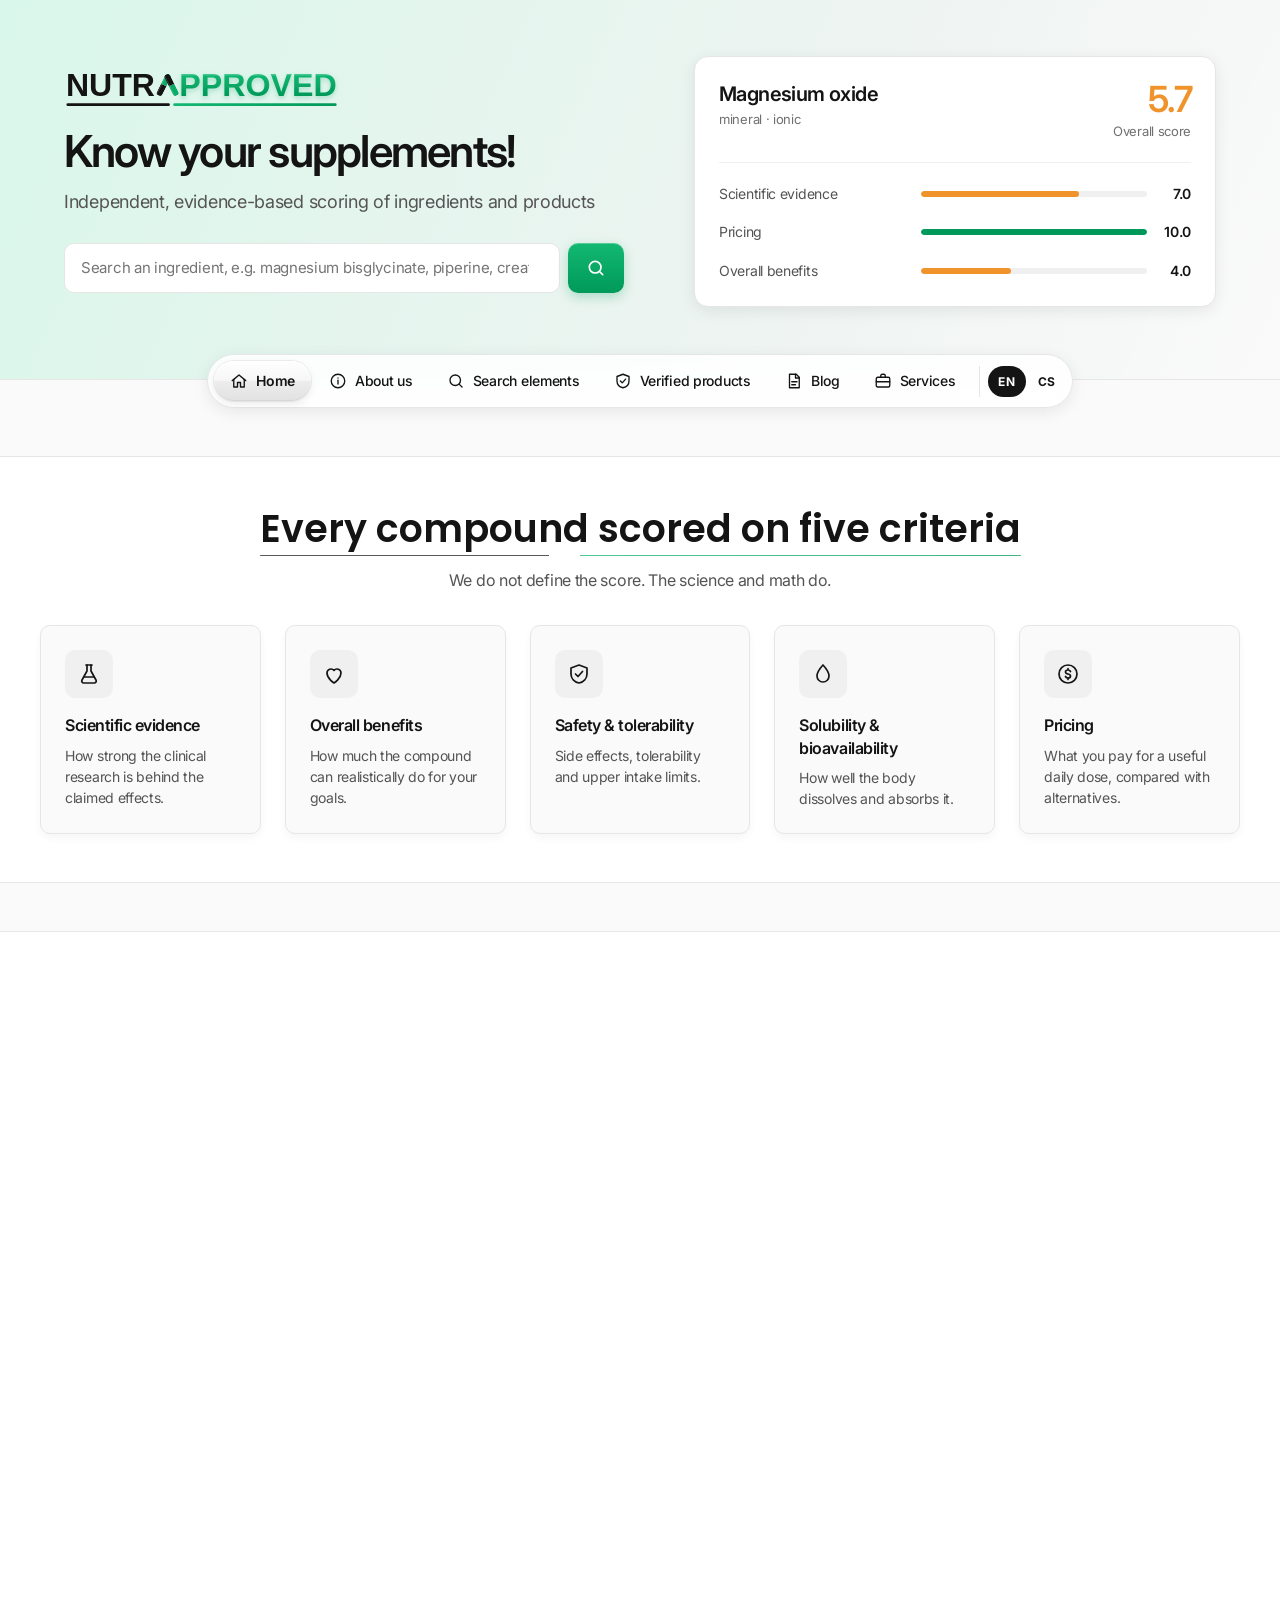
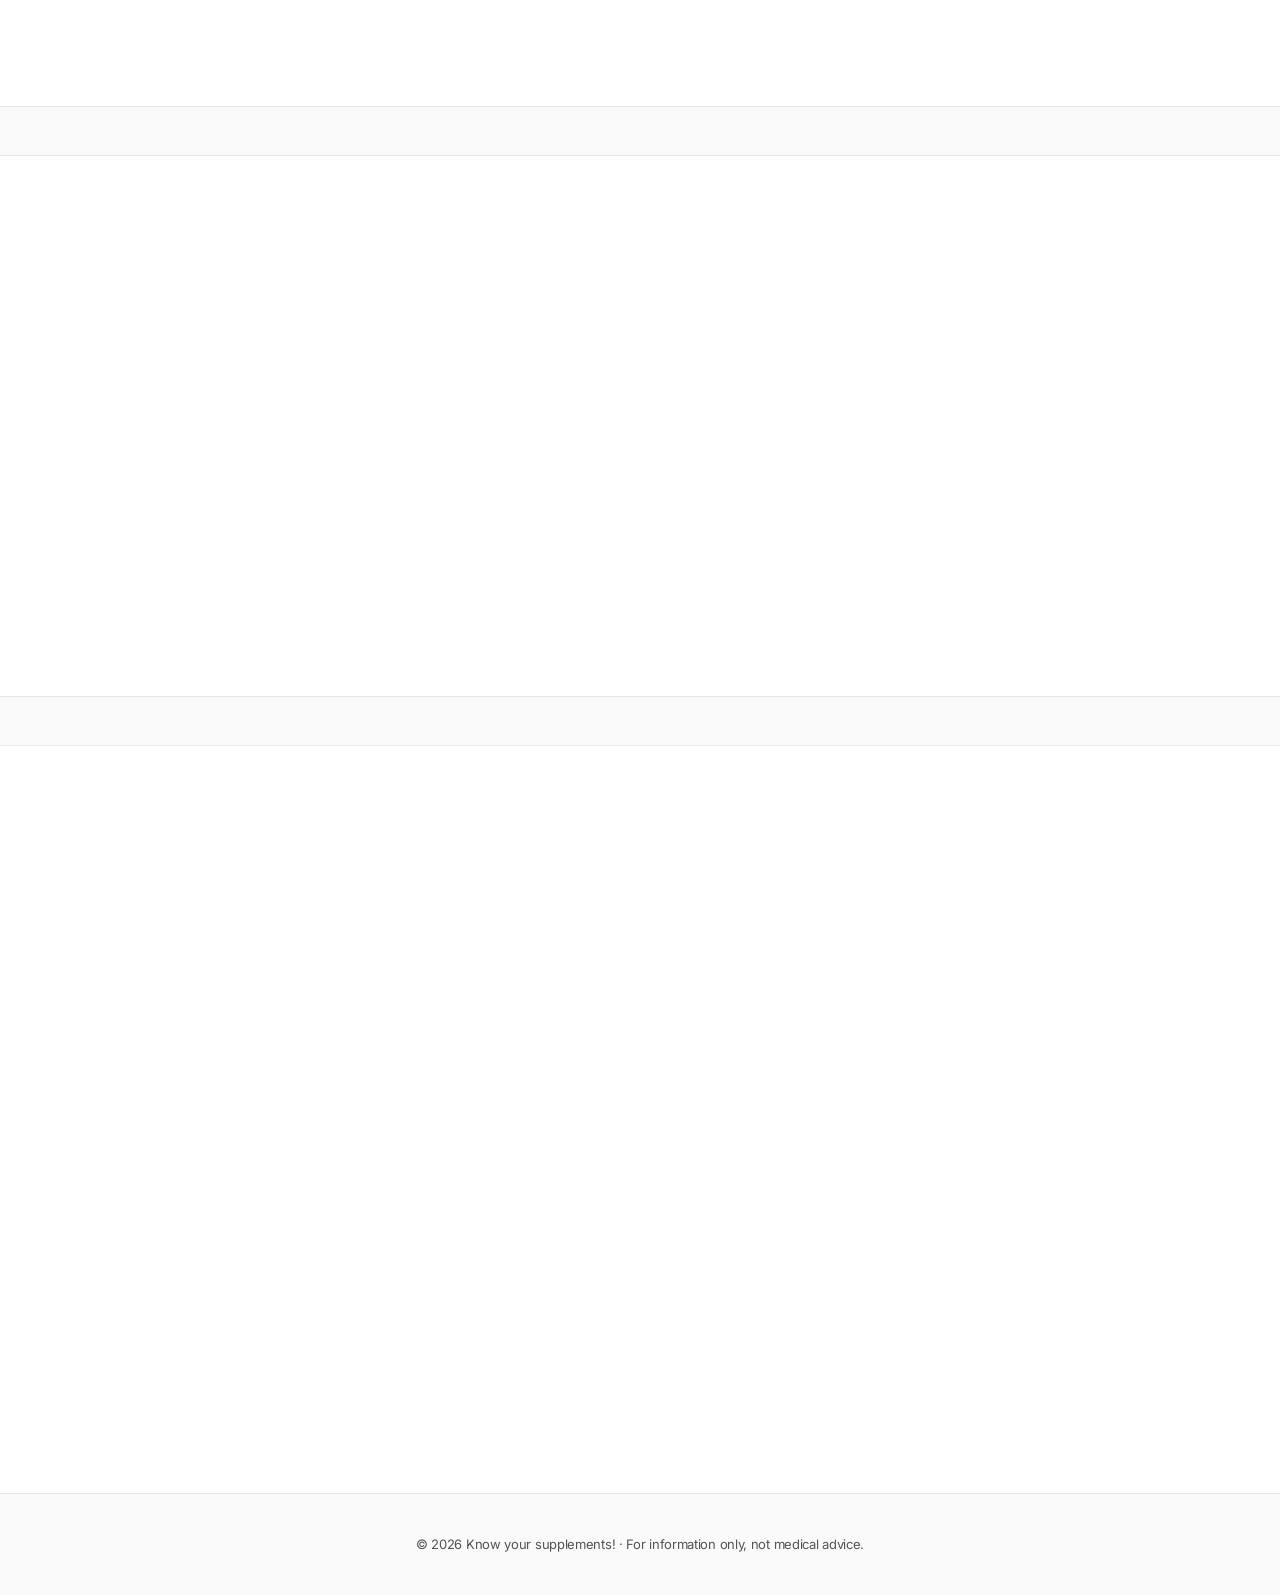
<file: index.html>
<!doctype html>
<html lang="en">
<head>
<meta charset="utf-8">
<meta name="viewport" content="width=device-width, initial-scale=1">
<title data-i18n="meta.title.home">Know your supplements!</title>
<script src="i18n.js"></script>
<script src="site.js" defer></script>
<script type="module" src="suggest.js"></script>
<script type="module" src="featured.js"></script>
<link rel="stylesheet" href="site.css">
<style>
  main { max-width: 1200px; margin: 48px auto 0; padding: 0 24px; }
  .layout { display: block; }
  #blog { scroll-margin-top: 80px; }
  #blog .card { background: var(--bg); box-shadow: none; }
  .posts { display: grid; grid-template-columns: 1fr 1fr; gap: 24px 48px; }
  .posts .post { padding: 0; border: 0; }
  .card {
    background: var(--card); border: 1px solid var(--border);
    border-radius: var(--radius); padding: 24px; box-shadow: var(--shadow-sm);
  }
  .card > h2 {
    margin: 0 0 16px; font-size: 18px; font-weight: 600; line-height: 1.5; color: var(--text);
    display: flex; justify-content: space-between; align-items: baseline;
  }
  .card > h2 a { font-size: 13px; font-weight: 500; letter-spacing: -0.02em; color: var(--muted); }
  .card > h2 a:hover { color: var(--text); text-decoration: underline; }

  /* Hero: text + search left, framed score card right */
  .home-hero { background: linear-gradient(114deg, rgba(30,229,146,.15), rgba(0,128,74,.05) 60%, rgba(250,250,250,0)); border-bottom: 1px solid var(--border); padding: 56px max(24px, calc((100% - 1200px) / 2 + 24px)) 72px; display: grid; grid-template-columns: 1.1fr 1fr; gap: 56px; align-items: stretch; }
  .brand-mark { display: block; height: 40px; width: auto; margin: 0 0 16px -2px; }
  .home-hero .intro { display: flex; flex-direction: column; justify-content: center; gap: 28px; }
  .home-hero .intro > div > :last-child { margin-bottom: 0; }
    .home-hero h1 { margin: 0 0 12px; font-size: 44px; line-height: 1.15; font-weight: 600; letter-spacing: -0.04em; }
  .home-hero .lead { margin: 0; font-size: 18px; line-height: 1.5; color: var(--muted); max-width: 30em; }
  .home-hero .search { margin: 0; max-width: 560px; }
  .mock { background: var(--card); border: 1px solid var(--border); border-radius: 14px; box-shadow: var(--shadow-md); padding: 24px; }
  .mock { display: block; min-height: 230px; color: inherit; transition: box-shadow .2s ease; }
  .mock { position: relative; transition: box-shadow .3s ease, transform .35s cubic-bezier(.2,.8,.2,1); }
  .mock:hover { box-shadow: 0 12px 32px rgba(0,0,0,.12); transform: scale(1.03); z-index: 2; }
  /* Hover hint: a tilted green label that overlaps the top edge of the card and shakes in */
  .mock-cta { position: absolute; top: -14px; left: 50%; padding: 6px 14px; border-radius: 999px; background: var(--grad-action); box-shadow: var(--shadow-action); color: #fff; font-size: 13px; font-weight: 600; letter-spacing: -0.01em; white-space: nowrap; pointer-events: none;
    opacity: 0; transform: translate(-50%, 8px) rotate(-5deg); transition: opacity .2s ease; }
  .mock:hover .mock-cta { opacity: 1; animation: cta-in .75s cubic-bezier(.3,1.3,.5,1) both; }
  @keyframes cta-in { /* pops in, then shakes and settles at a slight tilt */
    0% { opacity: 0; transform: translate(-50%, 10px) rotate(-5deg) scale(.85); }
    22% { opacity: 1; transform: translate(-50%, 0) rotate(-10deg) scale(1.06); }
    38% { transform: translate(-50%, 0) rotate(0deg) scale(1.04); }
    54% { transform: translate(-50%, 0) rotate(-9deg) scale(1.02); }
    70% { transform: translate(-50%, 0) rotate(-2deg) scale(1.01); }
    85% { transform: translate(-50%, 0) rotate(-6.5deg) scale(1); }
    100% { opacity: 1; transform: translate(-50%, 0) rotate(-5deg) scale(1); }
  }
  @media (prefers-reduced-motion: reduce) { .mock:hover .mock-cta { animation: none; transform: translate(-50%, 0) rotate(-5deg); } .mock { transition: box-shadow .3s ease; } .mock:hover { transform: none; } }
  @media (hover: none) { .mock-cta { display: none; } .mock:hover { transform: none; } }
  .mock-score strong.lo { color: #d64545; } .mock-score strong.mid { color: #f0932b; } .mock-score strong.hi { color: var(--green-700); }
  .mock-top { display: flex; justify-content: space-between; align-items: flex-start; gap: 16px; padding-bottom: 20px; border-bottom: 1px solid var(--veil); }
  .mock-top b { display: block; font-size: 20px; font-weight: 600; letter-spacing: -0.03em; line-height: 1.3; }
  .mock-top small { color: var(--faint); font-size: 13px; }
  .mock-score { text-align: right; flex: none; }
  .mock-score strong { display: block; font-size: 36px; font-weight: 600; letter-spacing: -0.04em; line-height: 1; }
  .mock-score small { display: block; margin-top: 4px; }
  /* The overall score appears as the last bar finishes (~3 s): it swells ~30% and settles back to its normal size */
  .mock-score strong { transform-origin: right center; animation: score-in 1.4s cubic-bezier(.2,.7,.2,1) 2.9s both; }
  .mock-score small { transform-origin: right center; animation: score-in 1.4s cubic-bezier(.2,.7,.2,1) 2.9s both; } /* same swell as the number */
  @keyframes score-in {
    0% { opacity: 0; transform: scale(.8); }
    35% { opacity: 1; transform: scale(1.3); }
    100% { opacity: 1; transform: scale(1); }
  }
  @keyframes fade-in { from { opacity: 0; } }
  .mock.norun .mock-row i::after, .mock.norun .mock-score strong, .mock.norun .mock-score small { animation: none; }
  @media (prefers-reduced-motion: reduce) { .mock-score strong, .mock-score small { animation: none; } }
  .mock-rows { display: grid; gap: 16px; padding-top: 20px; }
  .mock-row { display: grid; grid-template-columns: 190px 1fr 32px; align-items: center; gap: 12px; font-size: 14px; color: var(--muted); }
  .mock-row i { display: block; height: 6px; border-radius: 999px; background: var(--veil); overflow: hidden; }
  .mock-row i::after { content: ""; display: block; height: 100%; width: var(--v); background: var(--c, var(--text)); border-radius: 999px; animation: bar-grow 2s cubic-bezier(.2,.7,.2,1) 1s both; }
  .mock-row:nth-child(2) i::after { animation-delay: 1.25s; } .mock-row:nth-child(3) i::after { animation-delay: 1.5s; }
  @keyframes bar-grow { from { width: 0; } }
  @media (prefers-reduced-motion: reduce) { .mock-row i::after { animation: none; } }
  /* Score bands: up to 3 red, above 3 up to 7 orange, above 7 green */
  .mock-row.lo { --c: #d64545; } .mock-row.mid { --c: #f0932b; } .mock-row.hi { --c: var(--green-700); }
  .mock-row span:last-child { text-align: right; color: var(--text); font-weight: 600; }
  @media (max-width: 900px) { .mock-row { grid-template-columns: 1fr 1fr 32px; } .home-hero { grid-template-columns: 1fr; gap: 32px; padding: 40px 16px 48px; } .home-hero h1 { font-size: 34px; } }

  /* How we score: white band, centered Poppins title, five criteria cards */
  .band { background: var(--card); border-top: 1px solid var(--border); border-bottom: 1px solid var(--border); margin-top: 48px; padding: 48px 24px; }
  .band-in { max-width: 1200px; margin: 0 auto; }
  .criteria { display: grid; grid-template-columns: repeat(5, 1fr); gap: 24px; margin-top: 32px; }
  .crit { background: var(--bg); border: 1px solid var(--border); border-radius: var(--radius); padding: 24px; box-shadow: var(--shadow-sm); }
  .crit { transition: transform .2s ease, box-shadow .2s ease, border-color .2s ease, background .2s ease; }
  .crit:hover { transform: translateY(-4px); background: linear-gradient(160deg, rgba(30,229,146,.10), rgba(255,255,255,1) 55%); border-color: #d6d6d6; box-shadow: var(--shadow-md); }
  .crit .ic { transition: background .2s ease, box-shadow .2s ease; }
  .crit .ic svg { transition: stroke .2s ease; }
  .crit:hover .ic { background: var(--grad-action); box-shadow: var(--shadow-action); }
  .crit:hover .ic svg { stroke: #fff; }
  @media (prefers-reduced-motion: reduce) { .crit, .crit .ic, .crit .ic svg { transition: none; } .crit:hover { transform: none; } }
  .crit .ic { width: 48px; height: 48px; display: grid; place-items: center; background: var(--veil); border-radius: var(--radius); margin-bottom: 16px; }
  .crit .ic svg { width: 24px; height: 24px; fill: none; stroke: var(--text); stroke-width: 1.7; stroke-linecap: round; stroke-linejoin: round; }
  .crit h3 { margin: 0 0 8px; font-size: 16px; font-weight: 600; line-height: 1.4; }
  .crit p { margin: 0; font-size: 14px; line-height: 1.5; color: var(--muted); }
  @media (max-width: 1100px) { .criteria { grid-template-columns: repeat(3, 1fr); } }
  @media (max-width: 700px) { .band { padding: 32px 16px; } .criteria { grid-template-columns: 1fr; margin-top: 32px; } main { margin-top: 32px; } }

  /* Services: same band and card treatment as "How we score" */
  /* Logo underline (dark + green bar) under the section titles, exactly as wide as the text */
  .section-title { width: fit-content; max-width: 100%; margin-left: auto; margin-right: auto; }
  .section-title::after, .card > h2 > span:first-child::after {
    content: ""; display: block; width: 100%; height: 1px; border-radius: 1px;
    background: linear-gradient(90deg, rgba(20,20,20,.7) 0 38%, transparent 38% 42%, rgba(18,184,114,.75) 42%, rgba(0,153,89,.75) 100%);
  }
  .section-title::after { margin-top: 2px; }
  .card > h2 > span:first-child { position: relative; }
  .card > h2 > span:first-child::after { position: absolute; left: 0; bottom: -2px; }
  #blog .section-sub { margin-bottom: 32px; }
  .all-posts { margin: 24px 0 0; text-align: right; font-size: 14px; font-weight: 500; letter-spacing: -0.02em; }
  .all-posts a { color: var(--muted); }
  .all-posts a:hover { color: var(--text); text-decoration: underline; }

  /* Decorative capsule motif filling the gaps between sections: 1px light-grey outlines */
  .deco { height: 48px; overflow: hidden; -webkit-mask-image: linear-gradient(90deg, transparent, #000 14%, #000 86%, transparent); mask-image: linear-gradient(90deg, transparent, #000 14%, #000 86%, transparent); }
  .deco svg { display: block; width: 100%; height: 100%; fill: none; stroke: #d2d2d2; stroke-width: 1; stroke-linecap: round; vector-effect: non-scaling-stroke; }
  .deco svg * { vector-effect: non-scaling-stroke; }
  .deco + .band { margin-top: 0; }
  @media (max-width: 700px) { .deco { height: 40px; } }

  /* About us: two people, photo left then right */
  .about { scroll-margin-top: 80px; }
  .about .section-sub { max-width: none; white-space: pre-line; text-align: center; }
  .people { display: grid; margin-top: 40px; background: var(--bg); border: 1px solid var(--border); border-radius: var(--radius); box-shadow: var(--shadow-sm); }
  .person { display: grid; grid-template-columns: 200px 1fr; gap: 32px; align-items: center; padding: 32px; }
  .person + .person { padding-top: 0; }
  .person--flip { grid-template-columns: 1fr 200px; }
  .person--flip .photo { order: 2; }
  .person .photo { aspect-ratio: 1; border-radius: var(--radius); overflow: hidden; background: #e7f6ef; border: 1px solid var(--border); box-shadow: var(--shadow-sm); }
  .person .photo.empty { display: grid; place-items: center; background: linear-gradient(180deg, #fff, var(--veil)); border: 1px dashed #cfcfcf; box-shadow: none; }
  .person .photo.empty svg { width: 44%; fill: none; stroke: #b5b5b5; stroke-width: 1.4; stroke-linecap: round; }
  .person .photo img { display: block; width: 100%; height: 100%; object-fit: cover; }
  .person h3 { margin: 0 0 2px; font-size: 22px; font-weight: 600; letter-spacing: -0.03em; }
  .person h3 .deg { font-weight: 500; color: var(--muted); }
  .person .role { margin: 0 0 12px; font-size: 14px; font-weight: 500; color: var(--faint); }
  .person p { margin: 0 0 12px; color: var(--muted); font-size: 15px; }
  .person .in { font-size: 14px; font-weight: 600; }
  .person .in:hover { text-decoration: underline; }
  @media (max-width: 700px) { .person, .person--flip { grid-template-columns: 1fr; gap: 20px; } .person--flip .photo { order: 0; } .person .photo { max-width: 200px; } }

  .svc { scroll-margin-top: 80px; }
  .svc .section-sub { max-width: none; white-space: pre-line; }
  .svc + footer { margin-top: 0; border-top: 0; }
  .svc-grid { display: grid; grid-template-columns: 1fr 1fr; gap: 24px; margin-top: 32px; }
  .tile { display: flex; flex-direction: column; background: var(--bg); border: 1px solid var(--border); border-radius: var(--radius); padding: 24px; box-shadow: var(--shadow-sm); transition: transform .2s ease, box-shadow .2s ease, border-color .2s ease, background .2s ease; }
  .tile:hover { transform: translateY(-4px); background: linear-gradient(160deg, rgba(30,229,146,.10), rgba(255,255,255,1) 55%); border-color: #d6d6d6; box-shadow: var(--shadow-md); }
  .tile h2 { margin: 0 0 8px; font-size: 16px; font-weight: 600; line-height: 1.4; }
  .tile p { margin: 0 0 10px; font-size: 14px; line-height: 1.5; color: var(--muted); }
  .tile .btn { margin-top: auto; align-self: flex-start; }
  .tile .badge { width: 48px; height: 48px; display: grid; place-items: center; margin-bottom: 16px; border-radius: var(--radius); background: var(--veil); color: var(--text); transition: background .2s ease, box-shadow .2s ease, color .2s ease; }
  .tile:hover .badge { background: var(--grad-action); box-shadow: var(--shadow-action); color: #fff; }
  .ico-lg { width: 24px; height: 24px; fill: none; stroke: currentColor; stroke-width: 1.7; stroke-linecap: round; stroke-linejoin: round; }
  .ticks { list-style: none; margin: 4px 0 20px; padding: 0; display: grid; gap: 8px; font-size: 14px; color: var(--muted); }
  .ticks li { position: relative; padding-left: 26px; }
  .ticks li::before { content: ""; position: absolute; left: 2px; top: .38em; width: 12px; height: 7px; border-left: 2.5px solid var(--green-700); border-bottom: 2.5px solid var(--green-700); transform: rotate(-45deg); }
  .btn { display: inline-block; padding: 12px 20px; border-radius: var(--radius); background: var(--grad-action); box-shadow: var(--shadow-action); color: #fff; font-weight: 600; font-size: 14px; transition: transform .2s, box-shadow .2s, filter .2s; }
  .btn:hover { filter: brightness(1.05); transform: translateY(-2px); box-shadow: var(--shadow-action-hover); }
  /* Call to action: light green wash like the page header, the primary green button stands out */
  .cta { margin-top: 24px; display: flex; align-items: center; justify-content: space-between; gap: 20px; flex-wrap: wrap; padding: 28px 32px; border-radius: var(--radius); color: var(--text);
    background: linear-gradient(114deg, rgba(30,229,146,.15), rgba(0,128,74,.05) 60%, rgba(250,250,250,0)), var(--card); border: 1px solid var(--border); box-shadow: var(--shadow-sm); }
  .cta h2 { margin: 0 0 4px; font-size: 20px; color: var(--text); }
  .cta p { margin: 0; color: var(--muted); }
  .cta .cta-sla { display: flex; align-items: center; gap: 8px; margin-top: 12px; font-size: 14px; font-weight: 600; color: var(--green-700); }
  .cta-sla svg { width: 18px; height: 18px; flex: none; fill: none; stroke: currentColor; stroke-width: 1.8; stroke-linecap: round; stroke-linejoin: round; }
  @media (max-width: 800px) { .svc-grid { grid-template-columns: 1fr; margin-top: 32px; } }
  @media (prefers-reduced-motion: reduce) { .tile, .tile .badge, .btn { transition: none; } .tile:hover, .btn:hover { transform: none; } }

  /* Search strip */
  .search { display: flex; gap: 8px; margin-bottom: 16px; }
  .search input {
    flex: 1; padding: 12px 16px; font: inherit; letter-spacing: -0.02em; border: 1px solid var(--border);
    border-radius: var(--radius); background: #fff; min-width: 0;
  }
  .search input:focus { outline: 2px solid var(--text); outline-offset: -1px; border-color: var(--text); }
  /* The one filled green control on the page */
  .search button {
    display: grid; place-items: center; padding: 0 18px; font: inherit; color: #fff; border: 0; border-radius: var(--radius); cursor: pointer;
    background: var(--grad-action); box-shadow: var(--shadow-action);
    transition: transform .2s cubic-bezier(.3,1.3,.5,1), box-shadow .2s ease, filter .2s ease;
  }
  .search button svg { width: 20px; height: 20px; fill: none; stroke: currentColor; stroke-width: 2; stroke-linecap: round; stroke-linejoin: round; }
  .search button:hover { transform: translateY(-2px); box-shadow: var(--shadow-action-hover); filter: brightness(1.05); }
  .search button:active { transform: translateY(0) scale(.97); box-shadow: 0 1px 0 rgba(255,255,255,.2) inset, 0 2px 6px rgba(0,153,89,.3); }
  .search button:focus-visible { outline: 2px solid var(--text); outline-offset: 2px; }
  @media (prefers-reduced-motion: reduce) { .search button { transition: none; } .search button:hover, .search button:active { transform: none; } }


  /* Search suggestions (suggest.js) */
  .search { position: relative; }
  .suggest {
    position: absolute; z-index: 20; top: calc(100% + 6px); left: 0; right: 0; margin: 0; padding: 6px; list-style: none;
    background: #fff; border: 1px solid var(--border); border-radius: var(--radius);
    box-shadow: var(--shadow-md); max-height: 420px; overflow: auto; transform-origin: top center;
    animation: pop .16s ease-out;
  }
  .suggest[hidden] { display: none; }
  @keyframes pop { from { opacity: 0; transform: translateY(-6px) scale(.985); } }
  .suggest a { display: flex; align-items: center; gap: 12px; padding: 8px 10px; border-radius: var(--radius-sm); }
  .suggest a.on { background: var(--veil); }
  .suggest img { width: 40px; height: 40px; border-radius: var(--radius-sm); object-fit: cover; background: var(--veil); flex: none; }
  .suggest .txt { display: grid; min-width: 0; flex: 1; line-height: 1.3; }
  .suggest .txt b { font-size: 14.5px; overflow: hidden; text-overflow: ellipsis; white-space: nowrap; }
  .suggest .txt small { color: var(--muted); font-size: 12.5px; }
  .suggest .rv { font-size: 11px; font-weight: 700; text-transform: uppercase; letter-spacing: .05em; color: var(--muted); background: var(--veil); border-radius: 999px; padding: 2px 8px; }
  .suggest .pr { font-weight: 700; font-size: 14px; color: var(--text); }
  .suggest a.all { justify-content: center; color: var(--text); font-weight: 600; font-size: 14px; margin-top: 4px; border-top: 1px solid var(--veil); border-radius: 0 0 var(--radius-sm) var(--radius-sm); }
  .suggest .none { padding: 14px; text-align: center; color: var(--muted); }
  @media (prefers-reduced-motion: reduce) { .suggest { animation: none; } }

  /* Posts */
  .post { display: grid; grid-template-columns: 96px 1fr; gap: 14px; padding: 12px 0; border-bottom: 1px solid var(--veil); }
  .post:first-of-type { padding-top: 0; }
  .post:last-child { border: 0; padding-bottom: 0; }
  .meta { font-size: 12px; color: var(--faint); margin-bottom: 2px; }
  .tag { display: inline-block; background: var(--veil); color: var(--muted); border-radius: var(--radius-sm); padding: 1px 7px; margin-right: 6px; font-weight: 600; }
  .thumb { background: var(--veil); border-radius: var(--radius-sm); height: 72px; display: grid; place-items: center; color: var(--faint); font-size: 12px; font-weight: 600; letter-spacing: .06em; }
  .post h3 { margin: 0 0 3px; font-size: 16px; line-height: 1.3; }
  .post h3 a:hover { text-decoration: underline; }
  .post p { margin: 0; font-size: 14px; color: var(--muted); }

  .note { font-size: 12px; color: var(--faint); margin-top: 10px; }

  @media (max-width: 800px) {
    .posts { grid-template-columns: 1fr; }
    .post { grid-template-columns: 72px 1fr; }
  }
</style>
</head>
<body>
<svg width="0" height="0" style="position:absolute" aria-hidden="true" focusable="false"><defs>
<symbol id="p-cap" viewBox="-14 -6 28 12" overflow="visible"><rect x="-14" y="-5.5" width="28" height="11" rx="5.5"/><path d="M0-5.5v11"/></symbol>
<symbol id="p-cap2" viewBox="-14 -6 28 12" overflow="visible"><rect x="-14" y="-5.5" width="28" height="11" rx="5.5"/></symbol>
<symbol id="p-tab" viewBox="-8 -8 16 16" overflow="visible"><circle r="7"/><path d="M-7 0h14"/></symbol>
</defs></svg>

<header class="home-hero">
  <div class="intro">
    <div>
    <img class="brand-mark" src="assets/logo-wordmark-site.svg" alt="Nutrapproved" width="278" height="40">
    <h1 data-i18n="hero.title">Know your supplements!</h1>
    <p class="lead" data-i18n="hero.sub">Independent, evidence-based scoring of ingredients and products</p>
    </div>
    <form class="search" id="search" action="supplement-finder/index.html" method="get">
    <input type="search" name="q" data-i18n-placeholder="search.placeholder" data-i18n-aria="search.aria" placeholder="Search an ingredient, e.g. magnesium bisglycinate, piperine, creatine…" aria-label="Search ingredients">
    <button type="submit" data-i18n-aria="search.button" aria-label="Search"><svg viewBox="0 0 24 24" aria-hidden="true"><circle cx="11" cy="11" r="7"/><path d="m20 20-3.5-3.5"/></svg></button>
  </form>
  </div>
  <a class="mock" id="featured" aria-busy="true" href="supplement-finder/index.html"></a>
</header>

<nav class="nav">
  <div class="inner">
    <a href="#" class="active"><svg class="ico" viewBox="0 0 24 24" aria-hidden="true"><path d="M3 11.5 12 4l9 7.5"/><path d="M5 10v10h5v-6h4v6h5V10"/></svg><span class="lbl" data-i18n="nav.home">Home</span></a>
    <a href="#about"><svg class="ico" viewBox="0 0 24 24" aria-hidden="true"><circle cx="12" cy="12" r="9"/><path d="M12 11v5"/><path d="M12 8h.01"/></svg><span class="lbl" data-i18n="nav.about">About us</span></a>
    <a href="supplement-finder/index.html"><svg class="ico" viewBox="0 0 24 24" aria-hidden="true"><circle cx="11" cy="11" r="7"/><path d="m20 20-3.5-3.5"/></svg><span class="lbl" data-i18n="nav.search">Search elements</span></a>
    <a href="#verified"><svg class="ico" viewBox="0 0 24 24" aria-hidden="true"><path d="M12 3 4 6v6c0 4.5 3.4 8 8 9 4.6-1 8-4.5 8-9V6l-8-3Z"/><path d="m8.5 12 2.5 2.5 4.5-5"/></svg><span class="lbl" data-i18n="nav.verified">Verified products</span></a>
    <a href="#blog"><svg class="ico" viewBox="0 0 24 24" aria-hidden="true"><path d="M6 3h9l4 4v14H6z"/><path d="M14 3v5h5"/><path d="M9 13h7"/><path d="M9 17h5"/></svg><span class="lbl" data-i18n="nav.blog">Blog</span></a>
    <a href="#services"><svg class="ico" viewBox="0 0 24 24" aria-hidden="true"><rect x="3" y="7" width="18" height="13" rx="2"/><path d="M9 7V5a2 2 0 0 1 2-2h2a2 2 0 0 1 2 2v2"/><path d="M3 13h18"/></svg><span class="lbl" data-i18n="nav.services">Services</span></a>
  </div>
</nav>

<section class="band" id="scoring">
  <div class="band-in">
    <h2 class="section-title" data-i18n="how.title">Every compound scored on five criteria</h2>
    <p class="section-sub" data-i18n="how.sub">We do not define the score. The science and math do.</p>
    <div class="criteria">
      <article class="crit"><div class="ic"><svg viewBox="0 0 24 24" aria-hidden="true"><path d="M9 3h6"/><path d="M10 3v6l-5 9a2 2 0 0 0 1.8 3h10.4A2 2 0 0 0 19 18l-5-9V3"/><path d="M7.5 15h9"/></svg></div><h3 data-i18n="review.score.evidence">evidence</h3><p data-i18n="how.evidence">evidence</p></article>
      <article class="crit"><div class="ic"><svg viewBox="0 0 24 24" aria-hidden="true"><path d="M12 21s-7-4.4-7-10a4 4 0 0 1 7-2.6A4 4 0 0 1 19 11c0 5.6-7 10-7 10Z"/></svg></div><h3 data-i18n="review.score.benefits">benefits</h3><p data-i18n="how.benefits">benefits</p></article>
      <article class="crit"><div class="ic"><svg viewBox="0 0 24 24" aria-hidden="true"><path d="M12 3 4 6v6c0 4.5 3.4 8 8 9 4.6-1 8-4.5 8-9V6l-8-3Z"/><path d="m8.5 12 2.5 2.5 4.5-5"/></svg></div><h3 data-i18n="review.score.safety">safety</h3><p data-i18n="how.safety">safety</p></article>
      <article class="crit"><div class="ic"><svg viewBox="0 0 24 24" aria-hidden="true"><path d="M12 3s6 6.5 6 11a6 6 0 0 1-12 0c0-4.500 6-11 6-11Z"/></svg></div><h3 data-i18n="review.score.bioavailability">bioavailability</h3><p data-i18n="how.bioavailability">bioavailability</p></article>
      <article class="crit"><div class="ic"><svg viewBox="0 0 24 24" aria-hidden="true"><circle cx="12" cy="12" r="9"/><path d="M14.5 9.5c-.5-1-1.500-1.500-2.500-1.500-1.500 0-2.500.8-2.500 2s1 1.700 2.500 2 2.500.8 2.500 2-1 2-2.500 2c-1 0-2-.5-2.500-1.500M12 6.500V8m0 8v1.500"/></svg></div><h3 data-i18n="review.score.pricing">pricing</h3><p data-i18n="how.pricing">pricing</p></article>
    </div>
  </div>
</section>

<div class="deco" aria-hidden="true"><svg viewBox="0 0 1200 48" preserveAspectRatio="xMidYMid slice"><use href="#p-cap" width="28" height="12" x="-14.0" y="-6.0" transform="translate(600 24) rotate(0)"/><use href="#p-tab" width="16" height="16" x="-8.0" y="-8.0" transform="translate(672 24) rotate(0)"/><use href="#p-tab" width="16" height="16" x="-8.0" y="-8.0" transform="translate(528 24) rotate(0)"/><use href="#p-cap" width="28" height="12" x="-14.0" y="-6.0" transform="translate(744 24) rotate(40)"/><use href="#p-cap" width="28" height="12" x="-14.0" y="-6.0" transform="translate(456 24) rotate(-40)"/><use href="#p-tab" width="16" height="16" x="-8.0" y="-8.0" transform="translate(816 24) rotate(0)"/><use href="#p-tab" width="16" height="16" x="-8.0" y="-8.0" transform="translate(384 24) rotate(0)"/><use href="#p-cap" width="28" height="12" x="-14.0" y="-6.0" transform="translate(888 24) rotate(40)"/><use href="#p-cap" width="28" height="12" x="-14.0" y="-6.0" transform="translate(312 24) rotate(-40)"/><use href="#p-tab" width="16" height="16" x="-8.0" y="-8.0" transform="translate(960 24) rotate(0)"/><use href="#p-tab" width="16" height="16" x="-8.0" y="-8.0" transform="translate(240 24) rotate(0)"/><use href="#p-cap" width="28" height="12" x="-14.0" y="-6.0" transform="translate(1032 24) rotate(40)"/><use href="#p-cap" width="28" height="12" x="-14.0" y="-6.0" transform="translate(168 24) rotate(-40)"/><use href="#p-tab" width="16" height="16" x="-8.0" y="-8.0" transform="translate(1104 24) rotate(0)"/><use href="#p-tab" width="16" height="16" x="-8.0" y="-8.0" transform="translate(96 24) rotate(0)"/><use href="#p-cap" width="28" height="12" x="-14.0" y="-6.0" transform="translate(1176 24) rotate(40)"/><use href="#p-cap" width="28" height="12" x="-14.0" y="-6.0" transform="translate(24 24) rotate(-40)"/></svg></div>

<section class="band about" id="about">
  <div class="band-in">
    <h2 class="section-title" data-i18n="about.title">About us</h2>
    <p class="section-sub" data-i18n="about.intro">Nutrapproved exists to make supplement science clear and trustworthy. We help end users understand the chemistry behind what they take, so they can choose with confidence. We help businesses provide high quality supplements, with consulting and laboratory measurements they can rely on.</p>
    <div class="people">
      <article class="person">
        <div class="photo empty" role="img" aria-label="Photo placeholder"><svg viewBox="0 0 24 24" aria-hidden="true"><circle cx="12" cy="8.5" r="3.6"/><path d="M4.5 20c.8-4 4-6 7.5-6s6.7 2 7.5 6"/></svg></div>
        <div class="bio">
          <h3>Michal Hegedus, <span class="deg">MSc., Ph.D.</span></h3>
          <p class="role" data-i18n="about.mh.role">Role</p>
          <p data-i18n="about.mh.bio">Short bio</p>
          <a class="in" href="https://www.linkedin.com/in/michal-hegedues/" target="_blank" rel="noopener" data-i18n="about.linkedin">LinkedIn →</a>
        </div>
      </article>
      <article class="person person--flip">
        <div class="photo"><img src="assets/people/martin-dominik.jpg" alt="Martin Dominik" width="640" height="640" loading="lazy"></div>
        <div class="bio">
          <h3>Martin Dominik, <span class="deg">MSc., Ph.D.</span></h3>
          <p class="role" data-i18n="about.md.role">Role</p>
          <p data-i18n="about.md.bio">Short bio</p>
          <a class="in" href="https://www.linkedin.com/in/martin-dominik-6b3691136/" target="_blank" rel="noopener" data-i18n="about.linkedin">LinkedIn →</a>
        </div>
      </article>
    </div>
  </div>
</section>

<div class="deco" aria-hidden="true"><svg viewBox="0 0 1200 48" preserveAspectRatio="xMidYMid slice"><use href="#p-cap" width="28" height="12" x="-14.0" y="-6.0" transform="translate(600 24) rotate(0)"/><use href="#p-tab" width="16" height="16" x="-8.0" y="-8.0" transform="translate(672 24) rotate(0)"/><use href="#p-tab" width="16" height="16" x="-8.0" y="-8.0" transform="translate(528 24) rotate(0)"/><use href="#p-cap" width="28" height="12" x="-14.0" y="-6.0" transform="translate(744 24) rotate(40)"/><use href="#p-cap" width="28" height="12" x="-14.0" y="-6.0" transform="translate(456 24) rotate(-40)"/><use href="#p-tab" width="16" height="16" x="-8.0" y="-8.0" transform="translate(816 24) rotate(0)"/><use href="#p-tab" width="16" height="16" x="-8.0" y="-8.0" transform="translate(384 24) rotate(0)"/><use href="#p-cap" width="28" height="12" x="-14.0" y="-6.0" transform="translate(888 24) rotate(40)"/><use href="#p-cap" width="28" height="12" x="-14.0" y="-6.0" transform="translate(312 24) rotate(-40)"/><use href="#p-tab" width="16" height="16" x="-8.0" y="-8.0" transform="translate(960 24) rotate(0)"/><use href="#p-tab" width="16" height="16" x="-8.0" y="-8.0" transform="translate(240 24) rotate(0)"/><use href="#p-cap" width="28" height="12" x="-14.0" y="-6.0" transform="translate(1032 24) rotate(40)"/><use href="#p-cap" width="28" height="12" x="-14.0" y="-6.0" transform="translate(168 24) rotate(-40)"/><use href="#p-tab" width="16" height="16" x="-8.0" y="-8.0" transform="translate(1104 24) rotate(0)"/><use href="#p-tab" width="16" height="16" x="-8.0" y="-8.0" transform="translate(96 24) rotate(0)"/><use href="#p-cap" width="28" height="12" x="-14.0" y="-6.0" transform="translate(1176 24) rotate(40)"/><use href="#p-cap" width="28" height="12" x="-14.0" y="-6.0" transform="translate(24 24) rotate(-40)"/></svg></div>

<section class="band" id="blog"><div class="band-in">
  <h2 class="section-title" data-i18n="blog.title">Blog</h2>
  <p class="section-sub" data-i18n="blog.sub">Supplement science, minus the marketing.</p>
  <div class="layout">
    <!-- Blog (full width) -->
    <section class="card">
            <div class="posts">

      <article class="post">
        <div class="thumb">IMG</div>
        <div>
          <div class="meta"><span class="tag" data-i18n="post1.tag">Minerals</span><span data-i18n="post1.date">6 Oct 2026</span></div>
          <h3><a href="supplement-finder/reviews/review.html?id=magnesium-bisglycinate" data-i18n="post1.title">Magnesium bisglycinate vs citrate vs oxide: which one to pick?</a></h3>
          <p data-i18n="post1.text">A comparison of absorption, tolerability and price across the most common magnesium forms.</p>
        </div>
      </article>
      <article class="post">
        <div class="thumb">IMG</div>
        <div>
          <div class="meta"><span class="tag" data-i18n="post2.tag">Guide</span><span data-i18n="post2.date">1 Oct 2026</span></div>
          <h3><a href="#" data-i18n="post2.title">How to read a supplement label: elemental amount vs compound weight</a></h3>
          <p data-i18n="post2.text">Why "500 mg magnesium" on the front rarely means 500 mg of actual magnesium.</p>
        </div>
      </article>
      <article class="post">
        <div class="thumb">IMG</div>
        <div>
          <div class="meta"><span class="tag" data-i18n="post3.tag">Sleep</span><span data-i18n="post3.date">24 Sep 2026</span></div>
          <h3><a href="#" data-i18n="post3.title">What the research says about supplements for sleep</a></h3>
          <p data-i18n="post3.text">Magnesium, glycine, theanine and melatonin: where the evidence is strong and where it is thin.</p>
        </div>
      </article>
      <article class="post">
        <div class="thumb">IMG</div>
        <div>
          <div class="meta"><span class="tag" data-i18n="post4.tag">Quality</span><span data-i18n="post4.date">15 Sep 2026</span></div>
          <h3><a href="#" data-i18n="post4.title">Third-party testing explained: what "verified" means on our site</a></h3>
          <p data-i18n="post4.text">Our criteria for lab testing, label accuracy and contaminant screening.</p>
        </div>
      </article>
      </div>
      <p class="all-posts"><a href="#" data-i18n="blog.all">All posts →</a></p>
    </section>
  </div>
</div></section>

<div class="deco" aria-hidden="true"><svg viewBox="0 0 1200 48" preserveAspectRatio="xMidYMid slice"><use href="#p-cap" width="28" height="12" x="-14.0" y="-6.0" transform="translate(600 24) rotate(0)"/><use href="#p-tab" width="16" height="16" x="-8.0" y="-8.0" transform="translate(672 24) rotate(0)"/><use href="#p-tab" width="16" height="16" x="-8.0" y="-8.0" transform="translate(528 24) rotate(0)"/><use href="#p-cap" width="28" height="12" x="-14.0" y="-6.0" transform="translate(744 24) rotate(40)"/><use href="#p-cap" width="28" height="12" x="-14.0" y="-6.0" transform="translate(456 24) rotate(-40)"/><use href="#p-tab" width="16" height="16" x="-8.0" y="-8.0" transform="translate(816 24) rotate(0)"/><use href="#p-tab" width="16" height="16" x="-8.0" y="-8.0" transform="translate(384 24) rotate(0)"/><use href="#p-cap" width="28" height="12" x="-14.0" y="-6.0" transform="translate(888 24) rotate(40)"/><use href="#p-cap" width="28" height="12" x="-14.0" y="-6.0" transform="translate(312 24) rotate(-40)"/><use href="#p-tab" width="16" height="16" x="-8.0" y="-8.0" transform="translate(960 24) rotate(0)"/><use href="#p-tab" width="16" height="16" x="-8.0" y="-8.0" transform="translate(240 24) rotate(0)"/><use href="#p-cap" width="28" height="12" x="-14.0" y="-6.0" transform="translate(1032 24) rotate(40)"/><use href="#p-cap" width="28" height="12" x="-14.0" y="-6.0" transform="translate(168 24) rotate(-40)"/><use href="#p-tab" width="16" height="16" x="-8.0" y="-8.0" transform="translate(1104 24) rotate(0)"/><use href="#p-tab" width="16" height="16" x="-8.0" y="-8.0" transform="translate(96 24) rotate(0)"/><use href="#p-cap" width="28" height="12" x="-14.0" y="-6.0" transform="translate(1176 24) rotate(40)"/><use href="#p-cap" width="28" height="12" x="-14.0" y="-6.0" transform="translate(24 24) rotate(-40)"/></svg></div>

<section class="band svc" id="services">
  <div class="band-in">
    <h2 class="section-title" data-i18n="svc.h1">Services</h2>
    <p class="section-sub" data-i18n="svc.sub">We help you to deliver high quality supplements</p>
    <div class="svc-grid">
      <article class="panel tile">
        <div class="badge"><svg class="ico-lg" viewBox="0 0 24 24" aria-hidden="true"><path d="M21 12a8 8 0 0 1-11.6 7.1L4 20l1-4.6A8 8 0 1 1 21 12Z"/><path d="m9 12 2 2 4-4"/></svg></div>
        <h2 data-i18n="svc.con.title">Consulting</h2>
        <p data-i18n="svc.con.text">Straight answers before you commit money or put a product on the market.</p>
        <ul class="ticks"><li data-i18n="svc.con.b.1">Is this supplier and compound worth buying?</li><li data-i18n="svc.con.b.2">How to avoid regulatory problems</li><li data-i18n="svc.con.b.3">Documentation and claims review</li></ul>
        <a class="btn" href="services/consulting.html" data-i18n="svc.con.link">Explore consulting →</a>
      </article>
      <article class="panel tile">
        <div class="badge"><svg class="ico-lg" viewBox="0 0 24 24" aria-hidden="true"><path d="M9 3h6"/><path d="M10 3v6L4.5 19a1.5 1.5 0 0 0 1.3 2.2h12.4a1.5 1.5 0 0 0 1.3-2.2L14 9V3"/><path d="M7.5 15h9"/></svg></div>
        <h2 data-i18n="svc.mea.title">Measurements</h2>
        <p data-i18n="svc.mea.text">Unbiased laboratory data on what is really in your sample, with a clear written report.</p>
        <ul class="ticks"><li data-i18n="svc.mea.b.1">Powder X-ray diffraction (XRD)</li><li data-i18n="svc.mea.b.2">HPLC assay and purity</li><li data-i18n="svc.mea.b.3">Written reports with raw data</li></ul>
        <a class="btn" href="services/measurements.html" data-i18n="svc.mea.link">Explore measurements →</a>
      </article>
    </div>
    <section class="cta">
      <div>
        <h2 data-i18n="cta.title">Have a supplier, compound or sample in mind?</h2>
        <p data-i18n="cta.text">Tell us what you are considering and we will suggest the right next step.</p>
        <p class="cta-sla"><svg viewBox="0 0 24 24" aria-hidden="true"><circle cx="12" cy="12" r="9"/><path d="M12 7v5l3 2"/></svg><span data-i18n="cta.sla">Response guaranteed within 24 hours</span></p>
      </div>
      <a class="btn" href="mailto:info@example.com" data-i18n="cta.button">Get in touch</a>
    </section>
  </div>
</section>

<footer data-i18n="footer">© 2026 Know your supplements! · For information only, not medical advice.</footer>
</body>
</html>
</file>
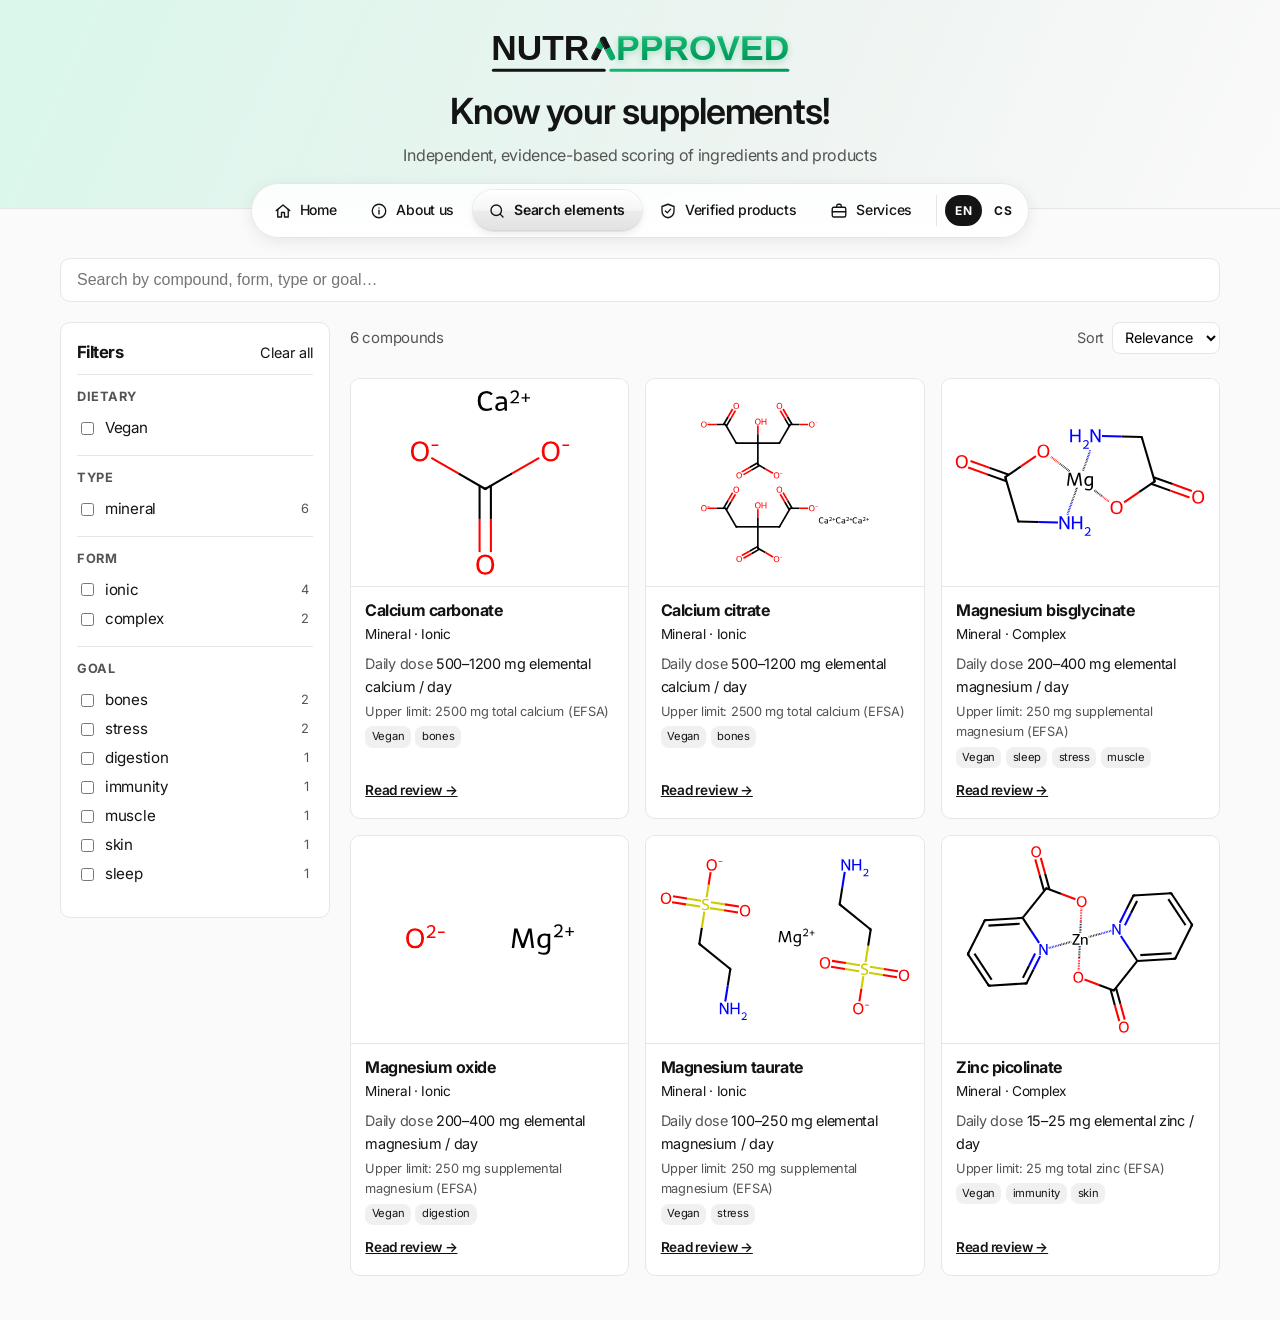
<file: supplement-finder/index.html>
<!doctype html>
<html lang="en">
<head>
  <meta charset="utf-8">
  <meta name="viewport" content="width=device-width, initial-scale=1">
  <title data-i18n="meta.title.finder">Supplement Finder</title>
  <script src="../i18n.js"></script>
  <script src="../site.js" defer></script>
  <link rel="stylesheet" href="../site.css">
  <link rel="stylesheet" href="styles.css">
</head>
<body>
  <header class="hero hero--logo">
    <img class="logo" src="../assets/logo-wordmark-site.svg" alt="Nutrapproved" width="278" height="40">
    <div class="hero-text">
      <h1 data-i18n="hero.title">Know your supplements!</h1>
      <p data-i18n="hero.sub">Independent, evidence-based scoring of ingredients and products</p>
    </div>
  </header>

  <nav class="nav">
    <div class="inner">
      <a href="../index.html"><svg class="ico" viewBox="0 0 24 24" aria-hidden="true"><path d="M3 11.5 12 4l9 7.5"/><path d="M5 10v10h5v-6h4v6h5V10"/></svg><span class="lbl" data-i18n="nav.home">Home</span></a>
      <a href="../index.html#about"><svg class="ico" viewBox="0 0 24 24" aria-hidden="true"><circle cx="12" cy="12" r="9"/><path d="M12 11v5"/><path d="M12 8h.01"/></svg><span class="lbl" data-i18n="nav.about">About us</span></a>
      <a href="index.html" class="active"><svg class="ico" viewBox="0 0 24 24" aria-hidden="true"><circle cx="11" cy="11" r="7"/><path d="m20 20-3.5-3.5"/></svg><span class="lbl" data-i18n="nav.search">Search elements</span></a>
      <a href="../index.html#verified"><svg class="ico" viewBox="0 0 24 24" aria-hidden="true"><path d="M12 3 4 6v6c0 4.5 3.4 8 8 9 4.6-1 8-4.5 8-9V6l-8-3Z"/><path d="m8.5 12 2.5 2.5 4.5-5"/></svg><span class="lbl" data-i18n="nav.verified">Verified products</span></a>
      <a href="../index.html#services"><svg class="ico" viewBox="0 0 24 24" aria-hidden="true"><rect x="3" y="7" width="18" height="13" rx="2"/><path d="M9 7V5a2 2 0 0 1 2-2h2a2 2 0 0 1 2 2v2"/><path d="M3 13h18"/></svg><span class="lbl" data-i18n="nav.services">Services</span></a>
    </div>
  </nav>

  <div class="searchbox">
    <input id="q" type="search" data-i18n-placeholder="finder.search.placeholder" data-i18n-aria="finder.search.aria" placeholder="Search by compound, form, type or goal…" autocomplete="off" aria-label="Search compounds">
  </div>

  <main class="layout">
    <aside class="filters" aria-label="Filters" data-i18n-aria="finder.filters.aria">
      <div class="filters-head">
        <h2 data-i18n="finder.filters">Filters</h2>
        <button id="clear-all" class="link" type="button" data-i18n="finder.clear">Clear all</button>
      </div>

      <section class="group">
        <h3 data-i18n="finder.group.dietary">Dietary</h3>
        <label class="check"><input type="checkbox" data-flag="vegan"> <span data-i18n="flag.vegan">Vegan</span></label>
      </section>

      <div id="facets"></div>
    </aside>

    <section class="results" aria-live="polite">
      <div class="results-head">
        <p id="count" class="count"></p>
        <label class="sort"><span data-i18n="sort">Sort</span>
          <select id="sort">
            <option value="relevance" data-i18n="sort.relevance">Relevance</option>
            <option value="name_asc" data-i18n="sort.name_asc">Name A–Z</option>
          </select>
        </label>
      </div>
      <div id="chips" class="chips"></div>
      <div id="error" class="error" hidden></div>
      <div id="grid" class="grid"></div>
      <div class="more"><button id="load-more" type="button" hidden data-i18n="load.more">Load more</button></div>
    </section>
  </main>

  <script type="module" src="app.js"></script>
</body>
</html>
</file>
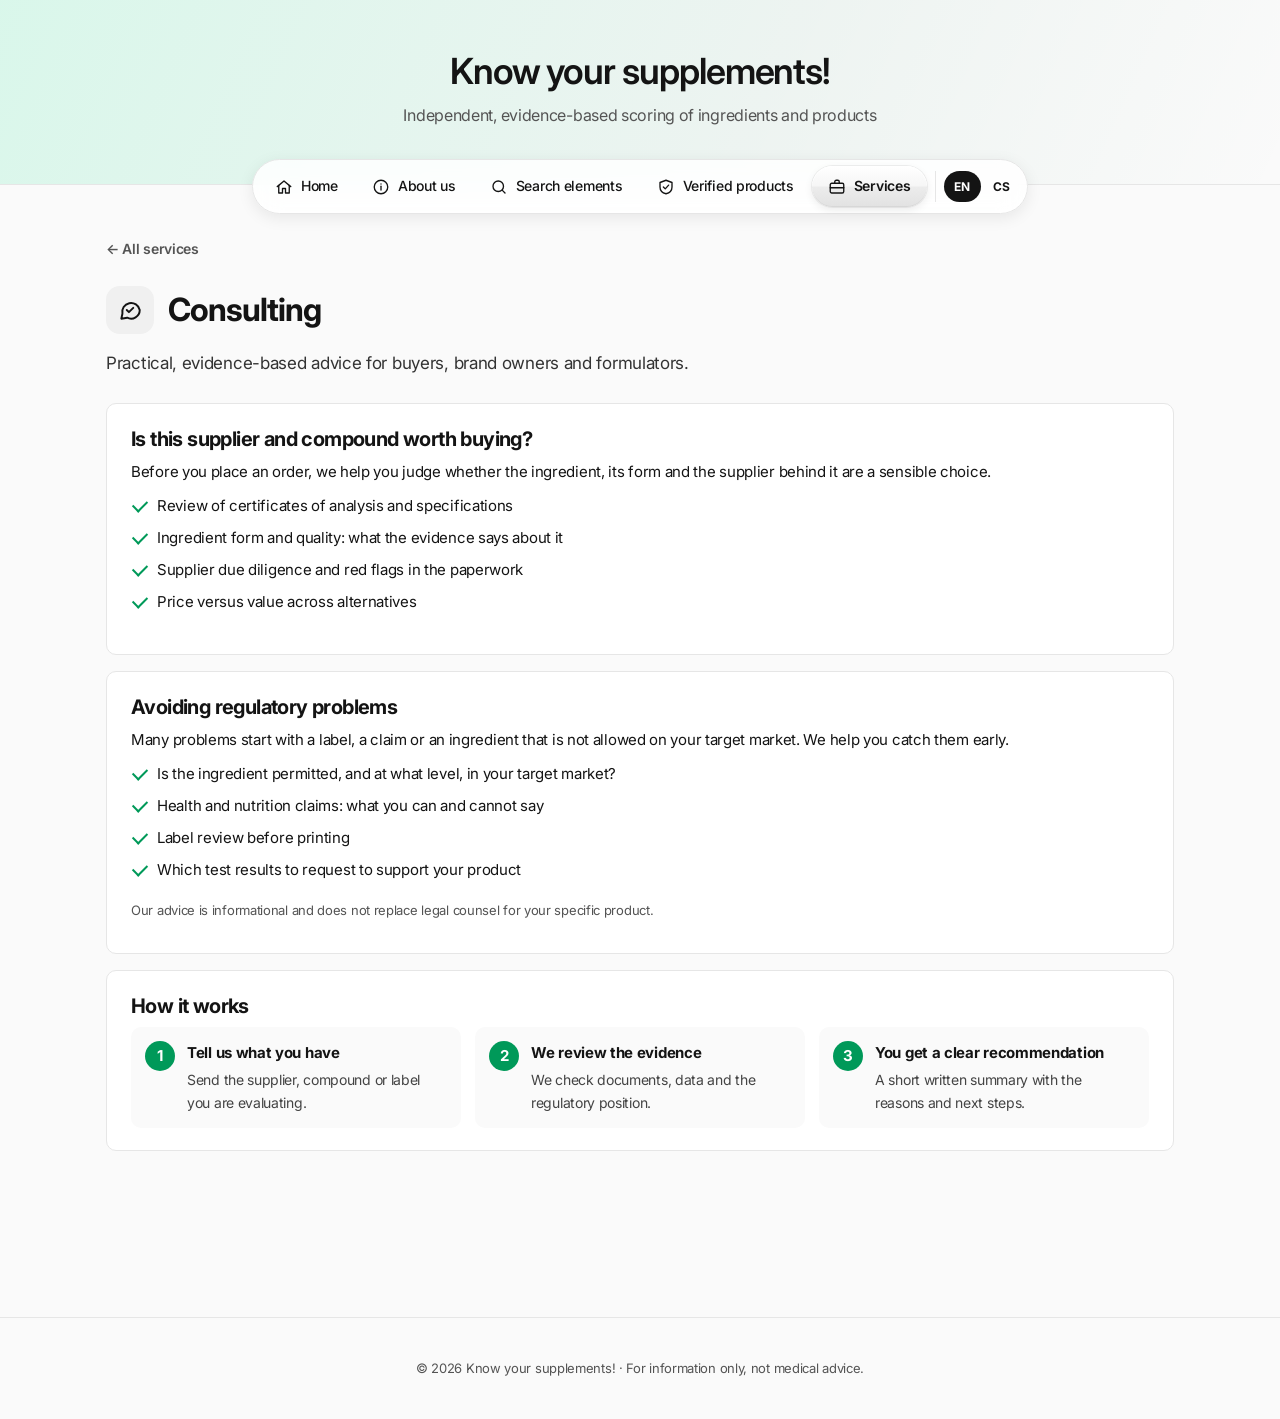
<file: services/consulting.html>
<!doctype html>
<html lang="en">
<head>
  <meta charset="utf-8">
  <meta name="viewport" content="width=device-width, initial-scale=1">
  <title data-i18n="con.meta">Consulting | Know your supplements!</title>
  <script src="../i18n.js"></script>
  <script src="../site.js" defer></script>
  <link rel="stylesheet" href="../site.css">
  <link rel="stylesheet" href="services.css">
</head>
<body>
  <header class="hero">
    <h1 data-i18n="hero.title">Know your supplements!</h1>
    <p data-i18n="hero.sub">Independent, evidence-based scoring of ingredients and products</p>
  </header>

  <nav class="nav">
    <div class="inner">
      <a href="../index.html"><svg class="ico" viewBox="0 0 24 24" aria-hidden="true"><path d="M3 11.5 12 4l9 7.5"/><path d="M5 10v10h5v-6h4v6h5V10"/></svg><span class="lbl" data-i18n="nav.home">Home</span></a>
      <a href="../index.html#about"><svg class="ico" viewBox="0 0 24 24" aria-hidden="true"><circle cx="12" cy="12" r="9"/><path d="M12 11v5"/><path d="M12 8h.01"/></svg><span class="lbl" data-i18n="nav.about">About us</span></a>
      <a href="../supplement-finder/index.html"><svg class="ico" viewBox="0 0 24 24" aria-hidden="true"><circle cx="11" cy="11" r="7"/><path d="m20 20-3.5-3.5"/></svg><span class="lbl" data-i18n="nav.search">Search elements</span></a>
      <a href="../index.html#verified"><svg class="ico" viewBox="0 0 24 24" aria-hidden="true"><path d="M12 3 4 6v6c0 4.5 3.4 8 8 9 4.6-1 8-4.5 8-9V6l-8-3Z"/><path d="m8.5 12 2.5 2.5 4.5-5"/></svg><span class="lbl" data-i18n="nav.verified">Verified products</span></a>
      <a href="../index.html#services" class="active"><svg class="ico" viewBox="0 0 24 24" aria-hidden="true"><rect x="3" y="7" width="18" height="13" rx="2"/><path d="M9 7V5a2 2 0 0 1 2-2h2a2 2 0 0 1 2 2v2"/><path d="M3 13h18"/></svg><span class="lbl" data-i18n="nav.services">Services</span></a>
    </div>
  </nav>

  <main class="svc">
    <p class="crumb"><a href="../index.html#services" data-i18n="svc.back">← All services</a></p>
    <div class="title-row"><div class="badge"><svg class="ico-lg" viewBox="0 0 24 24" aria-hidden="true"><path d="M21 12a8 8 0 0 1-11.6 7.1L4 20l1-4.6A8 8 0 1 1 21 12Z"/><path d="m9 12 2 2 4-4"/></svg></div><h1 data-i18n="con.h1">Consulting</h1></div>
    <p class="lead" data-i18n="con.lead">Practical, evidence-based advice for buyers, brand owners and formulators.</p>
    <section class="panel">
      <h2 data-i18n="con.s1.title">Is this supplier and compound worth buying?</h2>
      <p data-i18n="con.s1.text">Before you place an order, we help you judge whether the ingredient, its form and the supplier behind it are a sensible choice.</p>
      <ul class="ticks"><li data-i18n="con.s1.l.1">Review of certificates of analysis and specifications</li><li data-i18n="con.s1.l.2">Ingredient form and quality: what the evidence says about it</li><li data-i18n="con.s1.l.3">Supplier due diligence and red flags in the paperwork</li><li data-i18n="con.s1.l.4">Price versus value across alternatives</li></ul>
    </section>
    <section class="panel">
      <h2 data-i18n="con.s2.title">Avoiding regulatory problems</h2>
      <p data-i18n="con.s2.text">Many problems start with a label, a claim or an ingredient that is not allowed on your target market. We help you catch them early.</p>
      <ul class="ticks"><li data-i18n="con.s2.l.1">Is the ingredient permitted, and at what level, in your target market?</li><li data-i18n="con.s2.l.2">Health and nutrition claims: what you can and cannot say</li><li data-i18n="con.s2.l.3">Label review before printing</li><li data-i18n="con.s2.l.4">Which test results to request to support your product</li></ul>
      <p class="note" data-i18n="con.note">Our advice is informational and does not replace legal counsel for your specific product.</p>
    </section>
    <section class="panel">
      <h2 data-i18n="con.how.title">How it works</h2>
      <ol class="steps">
        <li><b data-i18n="con.how.1.t">Tell us what you have</b><span data-i18n="con.how.1.x">Send the supplier, compound or label you are evaluating.</span></li>
        <li><b data-i18n="con.how.2.t">We review the evidence</b><span data-i18n="con.how.2.x">We check documents, data and the regulatory position.</span></li>
        <li><b data-i18n="con.how.3.t">You get a clear recommendation</b><span data-i18n="con.how.3.x">A short written summary with the reasons and next steps.</span></li>
      </ol>
    </section>
    <section class="cta">
      <div>
        <h2 data-i18n="cta.title">Have a supplier, compound or sample in mind?</h2>
        <p data-i18n="cta.text">Tell us what you are considering and we will suggest the right next step.</p>
      </div>
      <a class="btn" href="mailto:info@example.com" data-i18n="cta.button">Get in touch</a>
    </section>
  </main>

  <footer data-i18n="footer">© 2026 Know your supplements! · For information only, not medical advice.</footer>
</body>
</html>
</file>
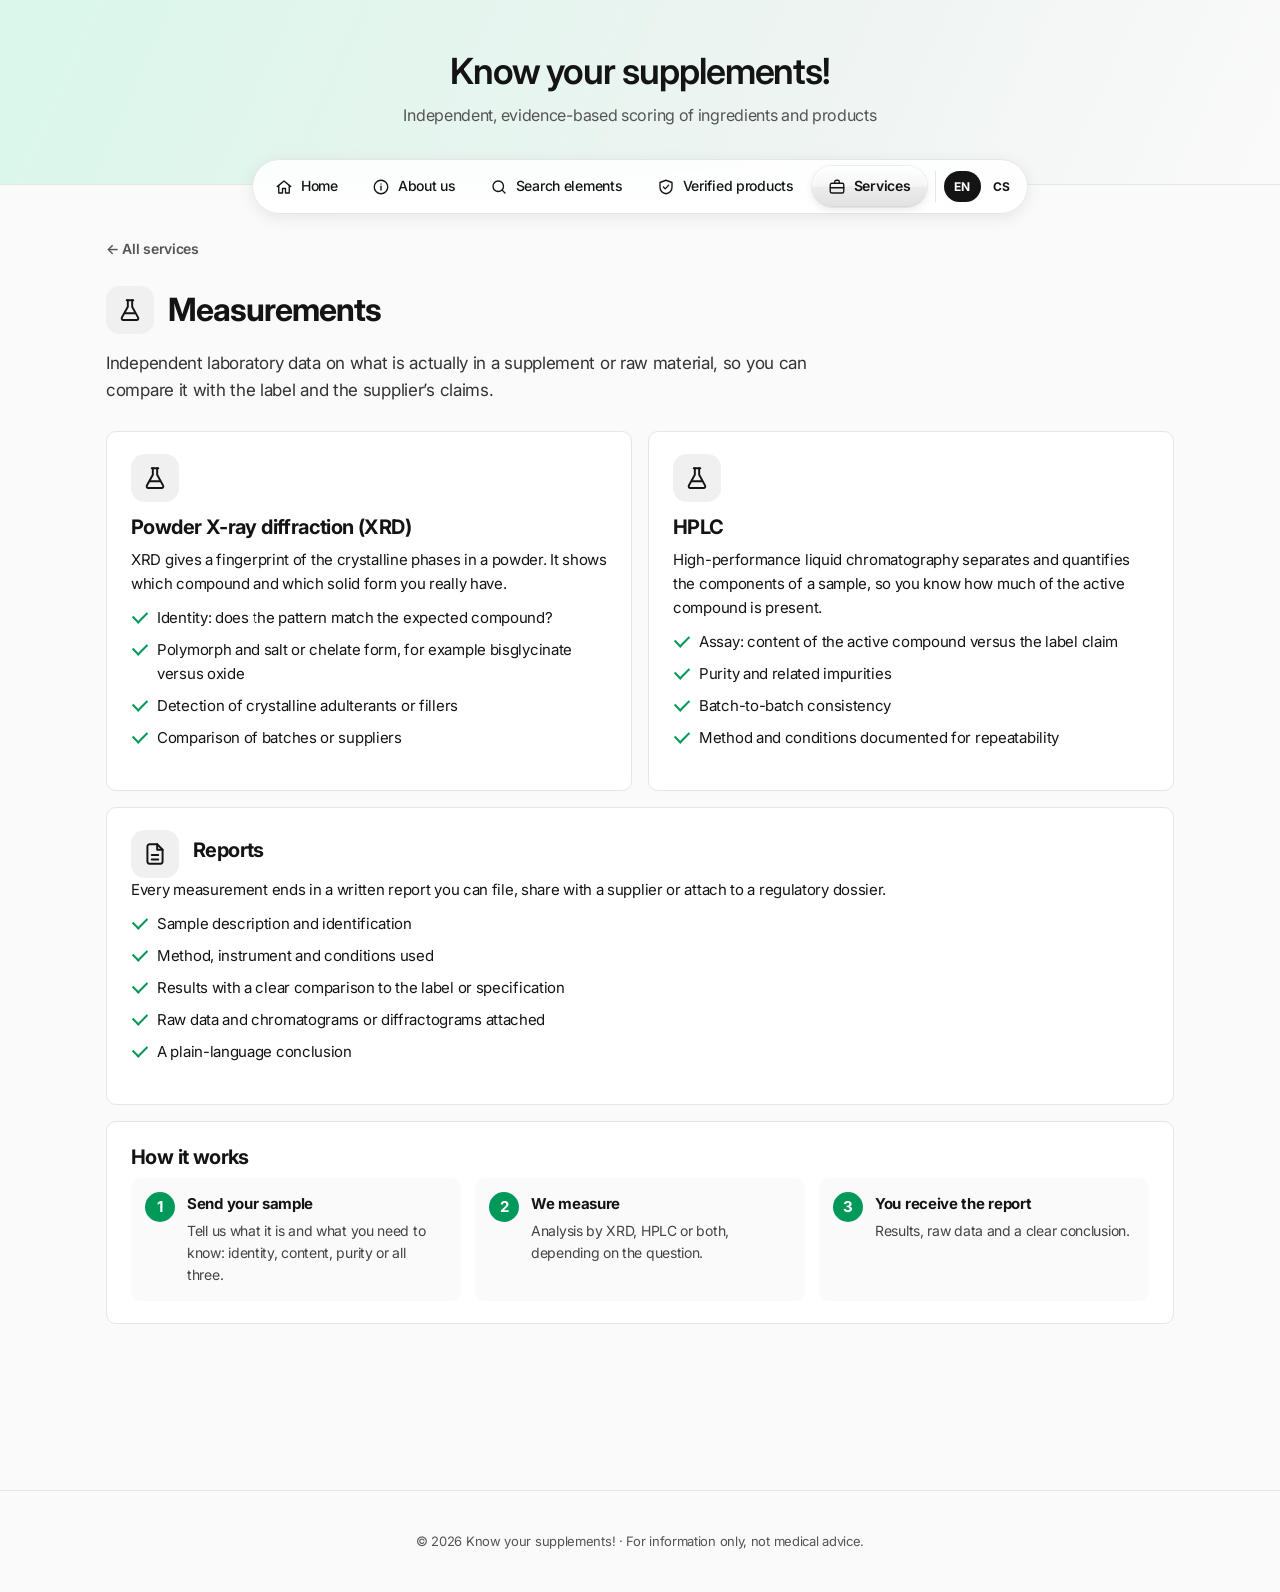
<file: services/measurements.html>
<!doctype html>
<html lang="en">
<head>
  <meta charset="utf-8">
  <meta name="viewport" content="width=device-width, initial-scale=1">
  <title data-i18n="mea.meta">Measurements | Know your supplements!</title>
  <script src="../i18n.js"></script>
  <script src="../site.js" defer></script>
  <link rel="stylesheet" href="../site.css">
  <link rel="stylesheet" href="services.css">
</head>
<body>
  <header class="hero">
    <h1 data-i18n="hero.title">Know your supplements!</h1>
    <p data-i18n="hero.sub">Independent, evidence-based scoring of ingredients and products</p>
  </header>

  <nav class="nav">
    <div class="inner">
      <a href="../index.html"><svg class="ico" viewBox="0 0 24 24" aria-hidden="true"><path d="M3 11.5 12 4l9 7.5"/><path d="M5 10v10h5v-6h4v6h5V10"/></svg><span class="lbl" data-i18n="nav.home">Home</span></a>
      <a href="../index.html#about"><svg class="ico" viewBox="0 0 24 24" aria-hidden="true"><circle cx="12" cy="12" r="9"/><path d="M12 11v5"/><path d="M12 8h.01"/></svg><span class="lbl" data-i18n="nav.about">About us</span></a>
      <a href="../supplement-finder/index.html"><svg class="ico" viewBox="0 0 24 24" aria-hidden="true"><circle cx="11" cy="11" r="7"/><path d="m20 20-3.5-3.5"/></svg><span class="lbl" data-i18n="nav.search">Search elements</span></a>
      <a href="../index.html#verified"><svg class="ico" viewBox="0 0 24 24" aria-hidden="true"><path d="M12 3 4 6v6c0 4.5 3.4 8 8 9 4.6-1 8-4.5 8-9V6l-8-3Z"/><path d="m8.5 12 2.5 2.5 4.5-5"/></svg><span class="lbl" data-i18n="nav.verified">Verified products</span></a>
      <a href="../index.html#services" class="active"><svg class="ico" viewBox="0 0 24 24" aria-hidden="true"><rect x="3" y="7" width="18" height="13" rx="2"/><path d="M9 7V5a2 2 0 0 1 2-2h2a2 2 0 0 1 2 2v2"/><path d="M3 13h18"/></svg><span class="lbl" data-i18n="nav.services">Services</span></a>
    </div>
  </nav>

  <main class="svc">
    <p class="crumb"><a href="../index.html#services" data-i18n="svc.back">← All services</a></p>
    <div class="title-row"><div class="badge"><svg class="ico-lg" viewBox="0 0 24 24" aria-hidden="true"><path d="M9 3h6"/><path d="M10 3v6L4.5 19a1.5 1.5 0 0 0 1.3 2.2h12.4a1.5 1.5 0 0 0 1.3-2.2L14 9V3"/><path d="M7.5 15h9"/></svg></div><h1 data-i18n="mea.h1">Measurements</h1></div>
    <p class="lead" data-i18n="mea.lead">Independent laboratory data on what is actually in a supplement or raw material, so you can compare it with the label and the supplier’s claims.</p>
    <div class="svc-grid">
      <section class="panel">
        <div class="badge"><svg class="ico-lg" viewBox="0 0 24 24" aria-hidden="true"><path d="M9 3h6"/><path d="M10 3v6L4.5 19a1.5 1.5 0 0 0 1.3 2.2h12.4a1.5 1.5 0 0 0 1.3-2.2L14 9V3"/><path d="M7.5 15h9"/></svg></div>
        <h2 data-i18n="mea.xrd.title">Powder X-ray diffraction (XRD)</h2>
        <p data-i18n="mea.xrd.text">XRD gives a fingerprint of the crystalline phases in a powder. It shows which compound and which solid form you really have.</p>
        <ul class="ticks"><li data-i18n="mea.xrd.l.1">Identity: does the pattern match the expected compound?</li><li data-i18n="mea.xrd.l.2">Polymorph and salt or chelate form, for example bisglycinate versus oxide</li><li data-i18n="mea.xrd.l.3">Detection of crystalline adulterants or fillers</li><li data-i18n="mea.xrd.l.4">Comparison of batches or suppliers</li></ul>
      </section>
      <section class="panel">
        <div class="badge"><svg class="ico-lg" viewBox="0 0 24 24" aria-hidden="true"><path d="M9 3h6"/><path d="M10 3v6L4.5 19a1.5 1.5 0 0 0 1.3 2.2h12.4a1.5 1.5 0 0 0 1.3-2.2L14 9V3"/><path d="M7.5 15h9"/></svg></div>
        <h2 data-i18n="mea.hplc.title">HPLC</h2>
        <p data-i18n="mea.hplc.text">High-performance liquid chromatography separates and quantifies the components of a sample, so you know how much of the active compound is present.</p>
        <ul class="ticks"><li data-i18n="mea.hplc.l.1">Assay: content of the active compound versus the label claim</li><li data-i18n="mea.hplc.l.2">Purity and related impurities</li><li data-i18n="mea.hplc.l.3">Batch-to-batch consistency</li><li data-i18n="mea.hplc.l.4">Method and conditions documented for repeatability</li></ul>
      </section>
    </div>
    <section class="panel">
      <div class="title-row"><div class="badge"><svg class="ico-lg" viewBox="0 0 24 24" aria-hidden="true"><path d="M14 3H7a2 2 0 0 0-2 2v14a2 2 0 0 0 2 2h10a2 2 0 0 0 2-2V8Z"/><path d="M14 3v5h5"/><path d="M9 13h6M9 17h6"/></svg></div><h2 data-i18n="mea.rep.title">Reports</h2></div>
      <p data-i18n="mea.rep.text">Every measurement ends in a written report you can file, share with a supplier or attach to a regulatory dossier.</p>
      <ul class="ticks"><li data-i18n="mea.rep.l.1">Sample description and identification</li><li data-i18n="mea.rep.l.2">Method, instrument and conditions used</li><li data-i18n="mea.rep.l.3">Results with a clear comparison to the label or specification</li><li data-i18n="mea.rep.l.4">Raw data and chromatograms or diffractograms attached</li><li data-i18n="mea.rep.l.5">A plain-language conclusion</li></ul>
    </section>
    <section class="panel">
      <h2 data-i18n="mea.how.title">How it works</h2>
      <ol class="steps">
        <li><b data-i18n="mea.how.1.t">Send your sample</b><span data-i18n="mea.how.1.x">Tell us what it is and what you need to know: identity, content, purity or all three.</span></li>
        <li><b data-i18n="mea.how.2.t">We measure</b><span data-i18n="mea.how.2.x">Analysis by XRD, HPLC or both, depending on the question.</span></li>
        <li><b data-i18n="mea.how.3.t">You receive the report</b><span data-i18n="mea.how.3.x">Results, raw data and a clear conclusion.</span></li>
      </ol>
    </section>
    <section class="cta">
      <div>
        <h2 data-i18n="cta.title">Have a supplier, compound or sample in mind?</h2>
        <p data-i18n="cta.text">Tell us what you are considering and we will suggest the right next step.</p>
      </div>
      <a class="btn" href="mailto:info@example.com" data-i18n="cta.button">Get in touch</a>
    </section>
  </main>

  <footer data-i18n="footer">© 2026 Know your supplements! · For information only, not medical advice.</footer>
</body>
</html>
</file>
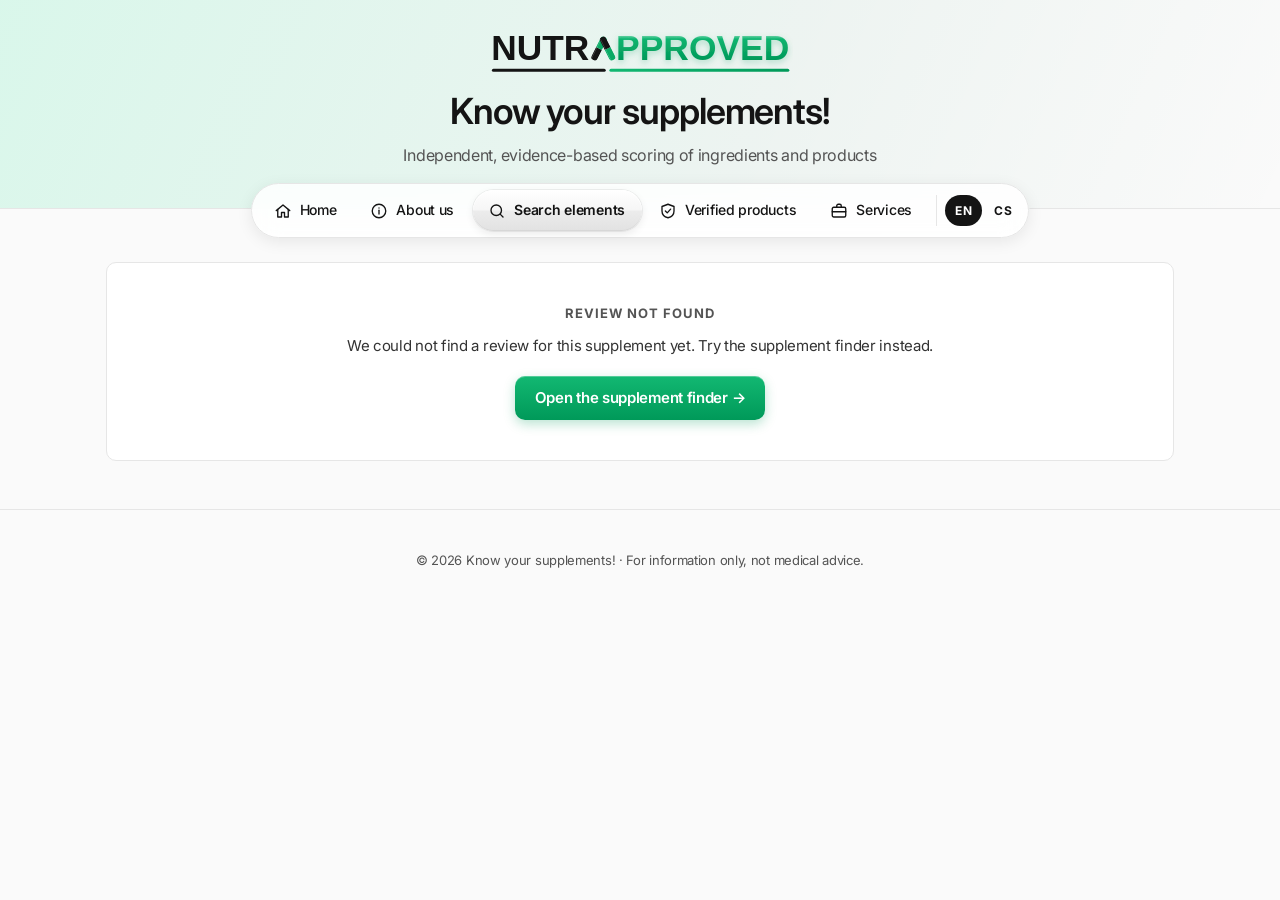
<file: supplement-finder/reviews/review.html>
<!doctype html>
<html lang="en">
<head>
  <meta charset="utf-8">
  <meta name="viewport" content="width=device-width, initial-scale=1">
  <title data-i18n="meta.title.review">Supplement review | Know your supplements!</title>
  <script src="../../i18n.js"></script>
  <script src="../../site.js" defer></script>
  <script type="module" src="review.js"></script>
  <link rel="stylesheet" href="../../site.css">
  <link rel="stylesheet" href="review.css">
</head>
<body>
  <header class="hero hero--logo">
    <img class="logo" src="../../assets/logo-wordmark-site.svg" alt="Nutrapproved" width="278" height="40">
    <div class="hero-text">
      <h1 data-i18n="hero.title">Know your supplements!</h1>
      <p data-i18n="hero.sub">Independent, evidence-based scoring of ingredients and products</p>
    </div>
  </header>

  <nav class="nav">
    <div class="inner">
      <a href="../../index.html"><svg class="ico" viewBox="0 0 24 24" aria-hidden="true"><path d="M3 11.5 12 4l9 7.5"/><path d="M5 10v10h5v-6h4v6h5V10"/></svg><span class="lbl" data-i18n="nav.home">Home</span></a>
      <a href="../../index.html#about"><svg class="ico" viewBox="0 0 24 24" aria-hidden="true"><circle cx="12" cy="12" r="9"/><path d="M12 11v5"/><path d="M12 8h.01"/></svg><span class="lbl" data-i18n="nav.about">About us</span></a>
      <a href="../index.html" class="active"><svg class="ico" viewBox="0 0 24 24" aria-hidden="true"><circle cx="11" cy="11" r="7"/><path d="m20 20-3.5-3.5"/></svg><span class="lbl" data-i18n="nav.search">Search elements</span></a>
      <a href="../../index.html#verified"><svg class="ico" viewBox="0 0 24 24" aria-hidden="true"><path d="M12 3 4 6v6c0 4.5 3.4 8 8 9 4.6-1 8-4.5 8-9V6l-8-3Z"/><path d="m8.5 12 2.5 2.5 4.5-5"/></svg><span class="lbl" data-i18n="nav.verified">Verified products</span></a>
      <a href="../../index.html#services"><svg class="ico" viewBox="0 0 24 24" aria-hidden="true"><rect x="3" y="7" width="18" height="13" rx="2"/><path d="M9 7V5a2 2 0 0 1 2-2h2a2 2 0 0 1 2 2v2"/><path d="M3 13h18"/></svg><span class="lbl" data-i18n="nav.services">Services</span></a>
    </div>
  </nav>

  <!-- One template for every review: review.js fills this from <id>.json (this folder) (?id=<id>) -->
  <main class="review" id="review">
    <p class="muted" data-i18n="review.loading">Loading review…</p>
  </main>

  <footer data-i18n="footer">© 2026 Know your supplements! · For information only, not medical advice.</footer>
</body>
</html>
</file>
<file: site.css>
/* Shared site styles: tokens, base, header (hero), main bar (nav), footer.
   Loaded by index.html and supplement-finder/index.html.
   Design: near-monochrome canvas, hairline borders, whisper shadows. One green (--green-700) = the primary action. */
@import url("https://fonts.googleapis.com/css2?family=Inter:wght@400;500;600&family=Poppins:wght@600&display=swap");
:root {
  --bg: #fafafa;       /* Paper: page canvas */
  --card: #ffffff;
  --border: #e6e6e6;   /* Cloud: hairlines */
  --text: #141414;     /* Graphite */
  --muted: #545454;    /* Slate */
  --faint: #707070;    /* Fog */
  --veil: #f0f0f0;    /* hover, tag fills */
  --green-900: #141414; /* legacy alias: now dark ink, not green */
  --green-700: #009959; /* Forest Ink: primary action only */
  --green-500: #00b96c; /* Vine: washes */
  --green-100: #f0f0f0; /* legacy alias: neutral tint */
  --warn: #b3261e;
  --radius: 10px;     /* cards, inputs, buttons */
  --radius-sm: 8px;   /* tags, small thumbnails */
  --shadow-sm: 0 4px 8px rgba(0,0,0,.04);
  --shadow-md: 0 4px 16px rgba(0,0,0,.08);
  /* Primary action: one-hue gradient with top highlight and a soft green shadow */
  --grad-action: linear-gradient(180deg, #12b872 0%, #009959 100%);
  --shadow-action: 0 1px 0 rgba(255,255,255,.28) inset, 0 4px 12px rgba(0,153,89,.28);
  --shadow-action-hover: 0 1px 0 rgba(255,255,255,.32) inset, 0 8px 18px rgba(0,153,89,.34);
  /* aliases used by the supplement finder */
  --line: var(--border);
  --accent: var(--text);
  --accent-soft: var(--veil);
}
* { box-sizing: border-box; }
body {
  margin: 0; background: var(--bg); color: var(--text);
  font: 15px/1.6 "Inter", -apple-system, "Segoe UI", Helvetica, Arial, sans-serif; letter-spacing: -0.02em;
  -webkit-font-smoothing: antialiased;
}
a { color: inherit; text-decoration: none; }
h1, h2, h3 { letter-spacing: -0.03em; }
/* Section display title: Poppins 600 is reserved for these; everything else is Inter. */
.section-title { margin: 0 0 12px; font: 600 38px/1.25 "Poppins", "Inter", sans-serif; letter-spacing: normal; text-align: center; color: var(--text); }
.section-sub { margin: 0 auto; max-width: 36em; text-align: center; font-size: 16px; color: var(--muted); }
@media (max-width: 800px) { .section-title { font-size: 28px; } }

/* Header: light, left-aligned, faint green wash behind (the only gradient in the system). */
.hero {
  background: linear-gradient(114deg, rgba(30,229,146,.15), rgba(0,128,74,.05) 60%, rgba(250,250,250,0));
  border-bottom: 1px solid var(--border); padding: 48px 24px 56px; text-align: center;
}
.hero h1 { margin: 0 0 8px; font-size: 36px; line-height: 1.3; font-weight: 600; letter-spacing: -0.03em; color: var(--text); }
.hero p { margin: 0; color: var(--muted); font-size: 16px; }

/* Header with logo (opt-in via class hero--logo): upright logo beside the title, no cropping or tilt. */
.hero--logo { display: flex; flex-direction: column; align-items: center; justify-content: center; gap: 12px; padding-top: 32px; padding-bottom: 40px; }
.hero--logo .logo { height: 44px; width: auto; flex: none; }
.hero--logo .hero-text { text-align: center; }
@media (max-width: 800px) {
  .hero--logo { flex-direction: column; gap: 12px; }
  .hero--logo .hero-text { text-align: center; }
}

/* Main bar: sticky floating pill. A neutral highlight slides to the hovered item (site.js). */
.nav { position: sticky; top: 12px; z-index: 10; margin-top: -26px; pointer-events: none; }
.nav .inner {
  pointer-events: auto; position: relative; width: max-content; max-width: calc(100% - 24px); margin: 0 auto;
  display: flex; align-items: center; gap: 2px; padding: 6px;
  background: rgba(255,255,255,.85); -webkit-backdrop-filter: blur(14px) saturate(1.5); backdrop-filter: blur(14px) saturate(1.5);
  border: 1px solid var(--border); border-radius: 999px; box-shadow: var(--shadow-md);
}
.nav-indicator {
  position: absolute; top: 6px; bottom: 6px; left: 0; width: 0; border-radius: 999px; z-index: 0; pointer-events: none;
  /* Glossy pill: bright top half, softer lower half, hairline rim and a soft neutral shadow */
  background: linear-gradient(180deg, #ffffff 0%, #f6f6f6 48%, #ececec 52%, #e2e2e2 100%);
  box-shadow: 0 1px 0 rgba(255,255,255,.95) inset, 0 -1px 0 rgba(0,0,0,.05) inset, 0 0 0 1px rgba(0,0,0,.06), 0 3px 8px rgba(0,0,0,.08);
  opacity: 0;
}
.nav-indicator.ready { opacity: 1; transition: transform .3s cubic-bezier(.3,1.1,.5,1), width .3s cubic-bezier(.3,1.1,.5,1), opacity .2s; }
.nav a {
  position: relative; z-index: 1; display: flex; align-items: center; gap: 8px; white-space: nowrap;
  padding: 9px 16px; border-radius: 999px; color: var(--text); font-weight: 500; font-size: 14px; letter-spacing: -0.02em;
}
.nav a .ico { width: 18px; height: 18px; flex: none; fill: none; stroke: currentColor; stroke-width: 1.8; stroke-linecap: round; stroke-linejoin: round; }
.nav a.active .lbl { font-weight: 600; }
.nav a:focus-visible { outline: 2px solid var(--text); outline-offset: 1px; }
.nav.no-js a.active { background: linear-gradient(180deg, #fff 0%, #f6f6f6 48%, #e2e2e2 100%); } /* before site.js positions the indicator */
@media (max-width: 820px) { /* phones and small tablets: icons only, the name is still read by screen readers */
  .nav a { padding: 10px 13px; }
  .nav a .lbl { position: absolute; width: 1px; height: 1px; overflow: hidden; clip: rect(0 0 0 0); white-space: nowrap; }
}
@media (prefers-reduced-motion: reduce) { .nav-indicator.ready { transition: none; } }

footer { text-align: center; color: var(--muted); font-size: 13px; padding: 40px 16px 40px; border-top: 1px solid var(--border); margin-top: 48px; }

@media (max-width: 800px) {
  .hero h1 { font-size: 28px; }
}

/* Language switcher (injected by i18n.js) and no-flash loading state */
html.i18n-loading body { visibility: hidden; }
.nav .lang { position: relative; z-index: 1; display: flex; align-items: center; gap: 2px; margin-left: 6px; padding-left: 8px; border-left: 1px solid var(--border); }
.nav .lang button {
  font: inherit; font-size: 12px; font-weight: 700; letter-spacing: .05em; color: var(--text);
  background: transparent; border: 0; border-radius: 999px; padding: 6px 10px; cursor: pointer; transition: background .2s, color .2s;
}
.nav .lang button:hover { background: var(--veil); }
.nav .lang button[aria-pressed="true"] { background: var(--text); color: #fff; }
@media (max-width: 640px) { .nav .lang { margin-left: 2px; padding-left: 4px; } .nav .lang button { padding: 6px 7px; } }

/* Scroll reveals (site.js): hidden start state, then fade + rise; the classes are removed once finished */
.reveal { opacity: 0; transform: translateY(28px); }
.reveal.in { opacity: 1; transform: none; transition: opacity 1.3s cubic-bezier(.2,.7,.2,1), transform 1.3s cubic-bezier(.2,.7,.2,1); }
</file>
<file: supplement-finder/styles.css>
h1, h2, h3 { margin: 0; }

.searchbox { max-width: 1200px; margin: 1.25rem auto 0; padding: 0 1.25rem; }
.searchbox input { width: 100%; padding: .75rem 1rem; font-size: 1rem; border: 1px solid var(--line); border-radius: var(--radius); background: #fff; }
.searchbox input:focus { outline: 2px solid var(--accent); border-color: var(--accent); }

.layout { display: grid; grid-template-columns: 270px 1fr; gap: 1.25rem; max-width: 1200px; margin: 0 auto; padding: 1.25rem; }
.filters { background: var(--card); border: 1px solid var(--line); border-radius: var(--radius); padding: 1rem; align-self: start; }
.filters-head { display: flex; justify-content: space-between; align-items: baseline; margin-bottom: .5rem; }
.filters h2 { font-size: 1.05rem; }
.group { padding: .75rem 0; border-top: 1px solid var(--line); }
.group h3 { font-size: .8rem; text-transform: uppercase; letter-spacing: .04em; color: var(--muted); margin-bottom: .4rem; }
.group .list { max-height: 210px; overflow: auto; padding-right: .25rem; }
.check { display: flex; align-items: center; gap: .5rem; padding: .15rem 0; cursor: pointer; font-size: .95rem; }
.check .n { margin-left: auto; color: var(--muted); font-size: .8rem; }
.check.zero { opacity: .5; }
.price-row { display: flex; align-items: center; gap: .5rem; }
.price-row input { width: 100%; padding: .4rem .5rem; border: 1px solid var(--line); border-radius: var(--radius-sm); }
.link { background: none; border: 0; color: var(--accent); cursor: pointer; font: inherit; font-size: .9rem; padding: 0; }
.link:hover { text-decoration: underline; }

.results-head { display: flex; justify-content: space-between; align-items: center; margin-bottom: .75rem; gap: 1rem; flex-wrap: wrap; }
.count { margin: 0; color: var(--muted); }
.sort { font-size: .9rem; color: var(--muted); display: flex; align-items: center; gap: .5rem; }
.sort select { padding: .35rem .5rem; border: 1px solid var(--line); border-radius: var(--radius-sm); background: #fff; font: inherit; }

.chips { display: flex; flex-wrap: wrap; gap: .4rem; margin-bottom: .75rem; }
.chip { background: var(--accent-soft); color: var(--accent); border: 0; border-radius: 999px; padding: .25rem .65rem; cursor: pointer; font: inherit; font-size: .85rem; }
.chip:hover { background: var(--border); }

.grid { display: grid; grid-template-columns: repeat(auto-fill, minmax(220px, 1fr)); gap: 1rem; }
.card { background: var(--card); border: 1px solid var(--line); border-radius: var(--radius); overflow: hidden; display: flex; flex-direction: column; }
.card img { width: 100%; aspect-ratio: 4 / 3; object-fit: contain; background: #fff; border-bottom: 1px solid var(--line); }
.card .body { padding: .8rem .9rem 1rem; display: flex; flex-direction: column; gap: .25rem; flex: 1; }
.card h3 { font-size: 1rem; line-height: 1.25; }
.card .brand { color: var(--muted); font-size: .85rem; margin: 0; }
.card .meta { font-size: .85rem; margin: 0; text-transform: capitalize; }
.card .dose { font-size: .9rem; margin: .15rem 0 0; }
.card .dose span { color: var(--muted); }
.card .ingr { font-size: .8rem; color: var(--muted); margin: 0; }
.card .foot { margin-top: auto; padding-top: .5rem; display: flex; justify-content: space-between; align-items: center; }
.price { font-weight: 700; font-size: 1.1rem; }
.tags { display: flex; gap: .3rem; flex-wrap: wrap; }
.tag { font-size: .7rem; background: var(--accent-soft); color: var(--accent); border-radius: var(--radius-sm); padding: .1rem .4rem; }
.tag.out { background: #fbe9e7; color: var(--warn); }

.more { text-align: center; margin: 1.5rem 0; }
.more button { padding: .6rem 1.4rem; border-radius: var(--radius); border: 1px solid #d6d6d6; background: #fff; color: var(--accent); font: inherit; cursor: pointer; }
.more button:hover { background: var(--accent-soft); }
.error { background: #fbe9e7; color: var(--warn); border-radius: var(--radius); padding: .9rem 1rem; margin-bottom: 1rem; }
.empty { grid-column: 1 / -1; text-align: center; color: var(--muted); padding: 3rem 1rem; }

@media (max-width: 800px) {
  .layout { grid-template-columns: 1fr; }
}

.review-link { color: var(--text); text-decoration: underline; font-size: .85rem; font-weight: 600; }
.review-link:hover { text-decoration: underline; }
</file>
<file: services/services.css>
/* Services pages (consulting, measurements). Tokens and header/nav come from ../site.css. */
.svc { max-width: 1100px; margin: 24px auto 40px; padding: 0 16px; display: grid; gap: 16px; }
.svc h1 { margin: 0; font-size: 32px; line-height: 1.2; color: var(--green-900); }
.svc h2 { margin: 0 0 8px; font-size: 20px; line-height: 1.3; color: var(--green-900); }
.svc p { margin: 0 0 10px; }
.crumb { margin: 0; font-size: 14px; }
.crumb a { color: var(--muted); font-weight: 600; }
.crumb a:hover { text-decoration: underline; }
.lead { font-size: 17px; color: #333; max-width: 760px; }
.note { font-size: 13px; color: var(--muted); }

.panel { background: var(--card); border: 1px solid var(--border); border-radius: var(--radius); padding: 22px 24px; }
.svc-grid { display: grid; grid-template-columns: 1fr 1fr; gap: 16px; }
.tile { display: flex; flex-direction: column; transition: transform .2s ease, box-shadow .2s ease, border-color .2s ease; }
.tile:hover { transform: translateY(-3px); box-shadow: var(--shadow-md); border-color: #d6d6d6; }
.tile .btn { margin-top: auto; align-self: flex-start; }

.badge { width: 48px; height: 48px; flex: none; display: grid; place-items: center; margin-bottom: 12px; border-radius: 14px; background: var(--veil); color: var(--text); }
.title-row { display: flex; align-items: center; gap: 14px; }
.title-row .badge { margin-bottom: 0; }
.ico-lg { width: 26px; height: 26px; fill: none; stroke: currentColor; stroke-width: 1.8; stroke-linecap: round; stroke-linejoin: round; }

.ticks { list-style: none; margin: 4px 0 18px; padding: 0; display: grid; gap: 8px; }
.ticks li { position: relative; padding-left: 26px; }
.ticks li::before { content: ""; position: absolute; left: 2px; top: .38em; width: 12px; height: 7px; border-left: 2.5px solid var(--green-700); border-bottom: 2.5px solid var(--green-700); transform: rotate(-45deg); }

.steps { margin: 6px 0 0; padding: 0; list-style: none; counter-reset: step; display: grid; grid-template-columns: repeat(3, 1fr); gap: 14px; }
.steps li { counter-increment: step; position: relative; display: grid; gap: 4px; align-content: start; padding: 14px 16px 14px 56px; background: var(--bg); border-radius: var(--radius); }
.steps li::before { content: counter(step); position: absolute; left: 14px; top: 14px; width: 30px; height: 30px; display: grid; place-items: center; border-radius: 50%; background: var(--green-700); color: #fff; font-weight: 700; }
.steps span { font-size: 14px; color: #444; }

.btn { display: inline-block; padding: 12px 20px; border-radius: var(--radius); background: var(--grad-action); box-shadow: var(--shadow-action); color: #fff; font-weight: 600; font-size: 14px; transition: transform .2s, box-shadow .2s, filter .2s; }
.btn:hover { filter: brightness(1.05); transform: translateY(-2px); box-shadow: var(--shadow-action-hover); }

.cta { display: flex; align-items: center; justify-content: space-between; gap: 20px; flex-wrap: wrap; padding: 24px 28px; border-radius: var(--radius); color: #fff; background: var(--text); }
.cta h2 { color: #fff; margin-bottom: 4px; }
.cta p { margin: 0; color: #d6d6d6; }
.cta .btn { background: #fff; color: var(--green-900); box-shadow: none; }
.cta .btn:hover { background: var(--green-100); }

@media (max-width: 800px) {
  .svc-grid, .steps { grid-template-columns: 1fr; }
  .svc h1 { font-size: 26px; }
}
@media (prefers-reduced-motion: reduce) { .tile, .btn { transition: none; } .tile:hover, .btn:hover { transform: none; } }
</file>
<file: supplement-finder/reviews/review.css>
/* Supplement review template. Tokens, header and main bar come from site.css. */
.review { --red: #a85a4a; max-width: 1100px; margin: 24px auto 40px; padding: 0 16px; }
.review h1 { margin: 0 0 4px; font-size: 30px; line-height: 1.2; color: var(--green-900); }
.review .sub { color: var(--muted); margin: 0 0 20px; }
.review .muted { color: var(--muted); }
.crumb { margin: 0 0 10px; font-size: 14px; }
.crumb a { color: var(--muted); font-weight: 600; }
.crumb a:hover { text-decoration: underline; }

.r-grid { display: grid; grid-template-columns: 1fr 1fr; gap: 16px; }
.stack { display: grid; gap: 16px; align-content: start; }
.panel { background: var(--card); border: 1px solid var(--border); border-radius: var(--radius); padding: 20px 22px; }
.panel h2 { margin: 0 0 10px; font-size: 13px; text-transform: uppercase; letter-spacing: .08em; color: var(--muted); }
.panel p { margin: 0 0 10px; color: #333; }
.full { grid-column: 1 / -1; }

.structure { background: var(--green-100); border-radius: var(--radius-sm); padding: 8px; margin: 12px 0; }
.structure img { display: block; width: 100%; height: auto; }
dl { display: grid; grid-template-columns: auto 1fr; gap: 4px 14px; margin: 0; font-size: 14px; }
dt { color: var(--muted); }
dd { margin: 0; }

.review ul { margin: 0; padding: 0; list-style: none; }
.review ul li { padding: 6px 0 6px 22px; position: relative; border-bottom: 1px solid var(--veil); }
.review ul li:last-child { border: 0; }
.review ul li::before { position: absolute; left: 0; font-weight: 700; }
.pos li::before { content: "+"; color: var(--green-700); }
.neg li::before { content: "–"; color: var(--red); }
.neg h2 { color: var(--red); }

.score-wrap { display: grid; grid-template-columns: 1fr 150px; gap: 24px; align-items: center; }
.bar-row { display: grid; grid-template-columns: 170px 1fr 44px; gap: 12px; align-items: center; margin: 10px 0; font-size: 14px; }
.track { height: 14px; background: var(--veil); border-radius: 999px; overflow: hidden; }
.fill { height: 100%; border-radius: 999px; background: var(--text); }
.bar-row b { text-align: right; }
.total { background: var(--text); color: #fff; border-radius: var(--radius); text-align: center; padding: 18px 8px; }
.total .num { font-size: 44px; font-weight: 700; line-height: 1; }
.total .of { color: #d6d6d6; font-size: 13px; }
.total .lbl { font-size: 12px; text-transform: uppercase; letter-spacing: .08em; color: #d6d6d6; margin-bottom: 6px; }


.review ol { margin: 0; padding-left: 20px; font-size: 13.5px; color: #333; }
.review ol li { padding: 4px 0; }
.warn { background: var(--green-100); border-left: 3px solid var(--green-700); border-radius: var(--radius-sm); padding: 8px 12px; font-size: 13.5px; }
.foods { width: 100%; border-collapse: collapse; font-size: 14px; }
.foods th { text-align: left; font-size: 12px; color: var(--muted); font-weight: 600; padding: 0 8px 6px 0; border-bottom: 1px solid var(--border); }
.foods td { padding: 7px 8px 7px 0; border-bottom: 1px solid var(--veil); vertical-align: top; }
.foods tr:last-child td { border: 0; }
.foods td:last-child, .foods th:last-child { text-align: right; padding-right: 0; font-weight: 700; color: var(--green-900); }
.foods th:last-child { font-weight: 600; color: var(--muted); }
.foods small { display: block; color: var(--muted); font-size: 12px; }
.review .note { font-size: 12px; color: var(--muted); margin-top: 10px; }

.notfound { text-align: center; padding: 40px 20px; }
.notfound .btn { display: inline-block; margin-top: 8px; padding: 10px 20px; border-radius: var(--radius); background: var(--grad-action); box-shadow: var(--shadow-action); color: #fff; font-weight: 600; }

@media (max-width: 800px) {
  .r-grid, .score-wrap { grid-template-columns: 1fr; }
  .bar-row { grid-template-columns: 110px 1fr 40px; }
}

/* Boxed chemistry facts, other forms and dosing (reviews with a `forms` list) */
.specbox { border: 1px solid var(--border); border-radius: var(--radius-sm); padding: 12px 16px; }
.specbox h3 { margin: 0 0 6px; font-size: 15px; color: var(--green-900); }
.specbox h3 span { font-weight: 400; color: var(--muted); }
.sub-h { margin: 28px 0 8px; font-size: 13px; text-transform: uppercase; letter-spacing: .08em; color: var(--muted); }
.spec, .forms-tbl, .dosing { width: 100%; border-collapse: collapse; font-size: 14px; }
.spec td, .forms-tbl td, .dosing td { padding: 6px 8px 6px 0; border-bottom: 1px solid var(--veil); vertical-align: top; }
.spec tr:last-child td, .dosing tr:last-child td { border: 0; }
.spec td:first-child, .dosing td:first-child { color: var(--muted); width: 38%; }
.forms-tbl th { text-align: left; font-size: 12px; color: var(--muted); font-weight: 600; padding: 0 8px 6px 0; border-bottom: 1px solid var(--border); }
.forms-tbl td:first-child { font-weight: 600; }
.forms-tbl tr:last-child td { border: 0; }
.dosing { border: 1px solid var(--border); border-radius: var(--radius-sm); border-collapse: separate; border-spacing: 0; }
.dosing td { padding: 8px 12px; }
.dosing tr:last-child td { border: 0; }
</file>
